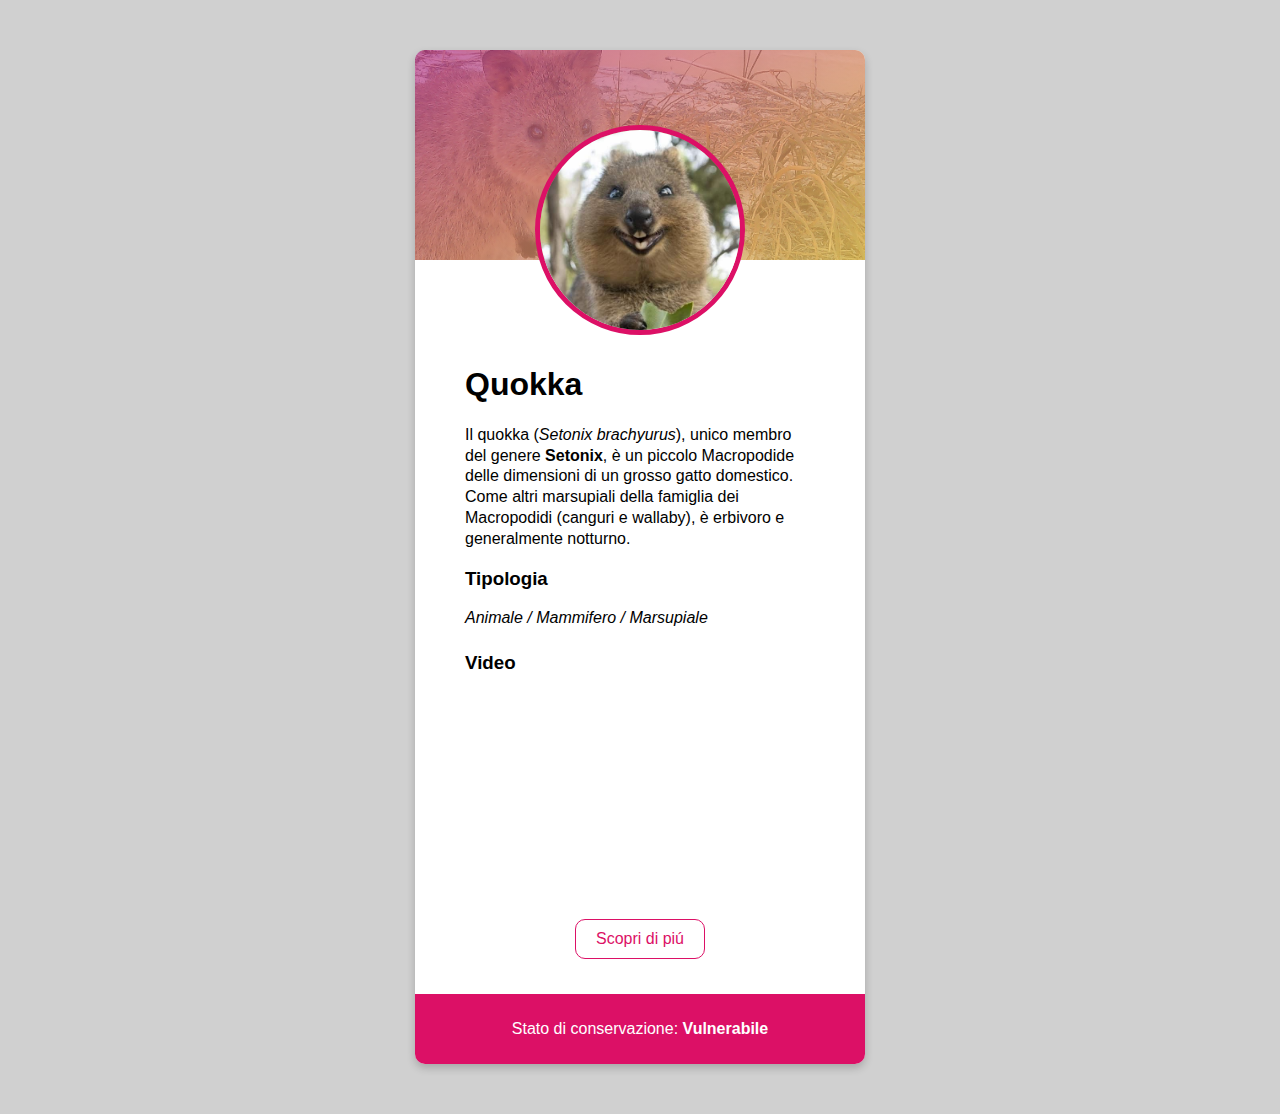
<file: Animal-Card/index.html>
<!DOCTYPE html>
<html lang="en">
<head>
    <meta charset="UTF-8">
    <meta name="viewport" content="width=device-width, initial-scale=1.0">
    <title>Document</title>
    <link rel="stylesheet" href="style.css">
</head>
<body>
    <div class="card">
        <!--<img src="img/quokka-header.jpg" alt="quokka">-->
        <div class="card-header">
            <img src="img/quokka-profile.jpg" alt="quokka profile picture">
        </div>
        <div class="card-body">
            <h1>Quokka</h1>
            <p>
                Il quokka (<cite>Setonix brachyurus</cite>), unico membro del genere
                <strong>Setonix</strong>, è un piccolo Macropodide delle dimensioni di
                un grosso gatto domestico. Come altri marsupiali della famiglia dei
                Macropodidi (canguri e wallaby), è erbivoro e generalmente notturno.
            </p>
            <section>
                <h3>Tipologia</h3>
                <ul>
                    <li>Animale</li>
                    <li>Mammifero</li>
                    <li>Marsupiale</li>
                </ul>
            </section>
            <section class="video-container">
                <h3>Video</h3>
                <iframe
                    src="https://www.youtube.com/embed/zFO-0AlgSDI"
                    title="YouTube video player"
                    frameborder="0"
                    allow="accelerometer; autoplay; clipboard-write;        encrypted-media; gyroscope; picture-in-picture"
                    allowfullscreen
                ></iframe>
            </section>
            <div class="link-container">
                <a href="https://it.wikipedia.org/wiki/Setonix_brachyurus" target="_blank">
                    Scopri di piú
                </a>
            </div>
        </div>
        <div class="card-footer">
            <p>Stato di conservazione: <strong>Vulnerabile</strong></p>
        </div>
    </div>
</body>
</html>
</file>
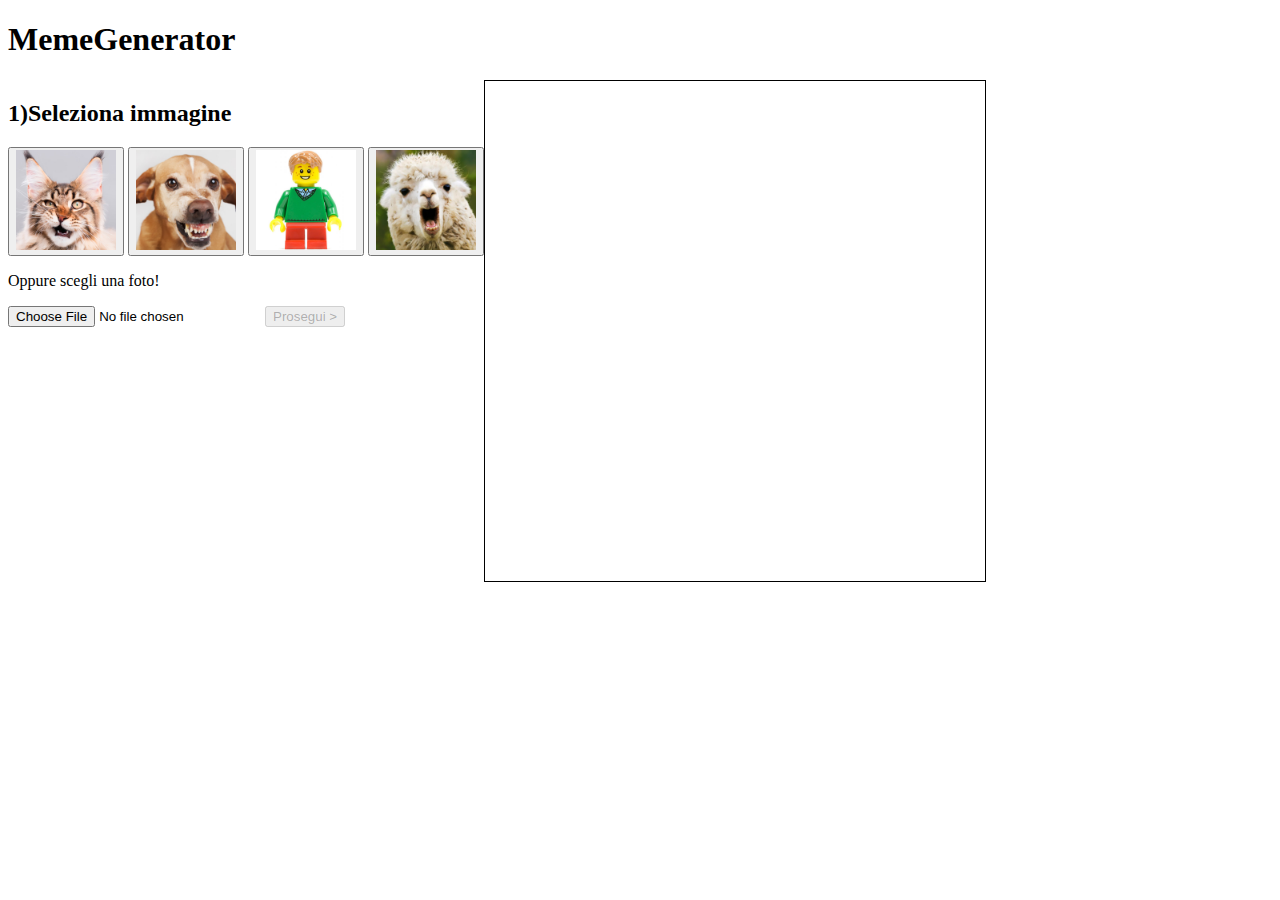
<file: Meme generator/index.html>
<!DOCTYPE html>
<html lang="en">
<head>
    <meta charset="UTF-8">
    <meta name="viewport" content="width=device-width, initial-scale=1.0">
    <title>MemeGenerator</title>
    <link rel="stylesheet" href="style.css">
    <script src="script.js" defer></script>
</head>
<body>
    <header>
        <h1>MemeGenerator</h1>
      </header>
      <main>
        <section>
          <article id="image-selection">
            <h2>1)Seleziona immagine</h2>
            <button>
              <img src="img/cat.jpg" alt="">
            </button>
            <button>
              <img src="img/dog.jpg" alt="">
            </button>
            <button>
              <img src="img/lego.jpg" alt="">
            </button>
            <button> 
              <img src="img/llama.jpg" alt="">
            </button>
            <p>Oppure scegli una foto!</p>
            <input type="file" id="file-upload">
            <button id="forward" disabled>Prosegui ></button>
          </article>
          <article id="text-selection">
            <h2>2)Inserisci il testo!</h2>
            <span>Scritta superiore:</span><br/>
            <input type="text" id="top-line"><br/>
            <span>Scritta inferiore:</span><br/>
            <input type="text" id="bottom-line">
            <a id="download" download="meme.jpg">Download</a>
            <button id="back" disabled>< Indietro</button>
          </article>
        </section>
        <canvas id="canvas" width="500" height="500"></canvas>
      </main>
</body>
</html>
</file>
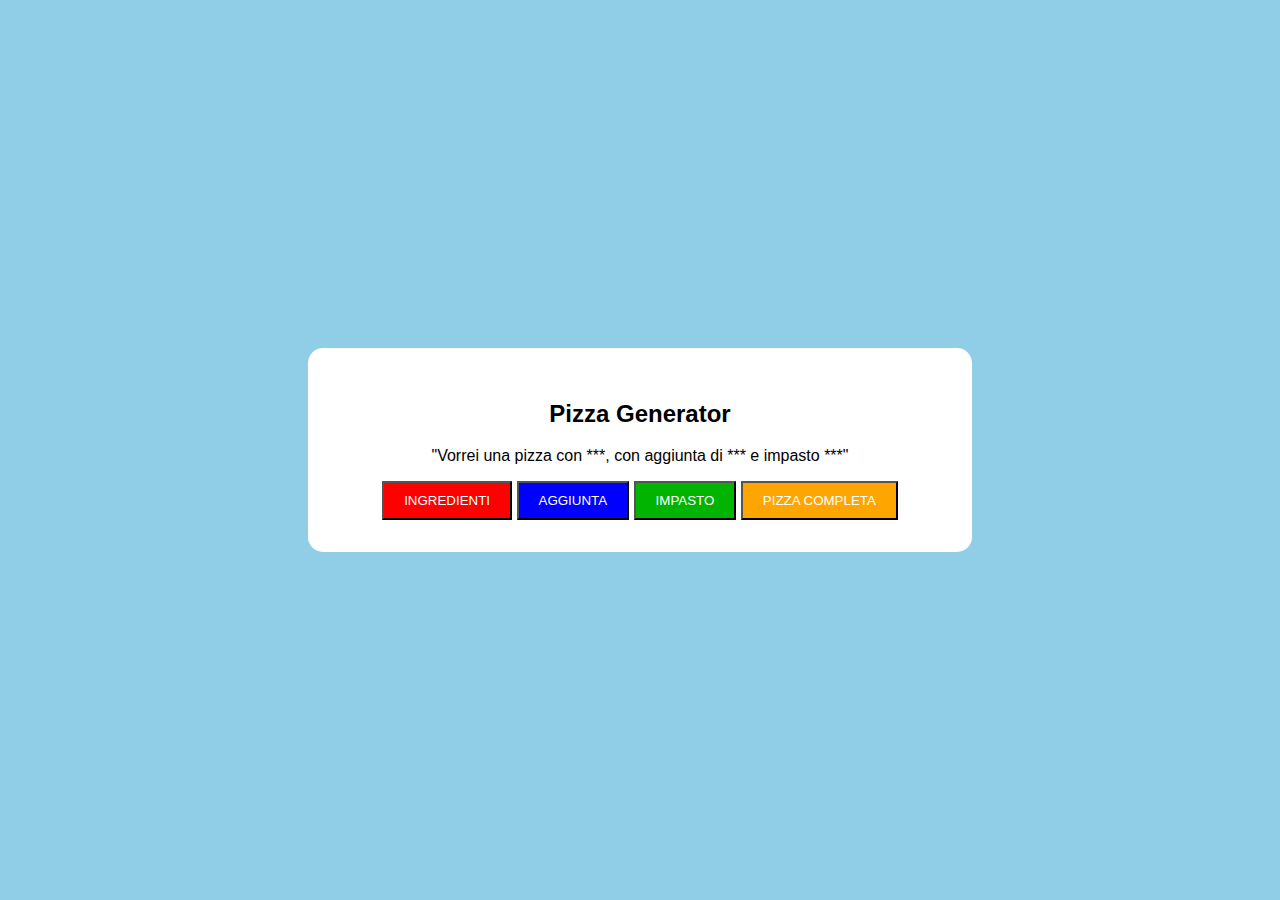
<file: Pizza-Generator/index.html>
<!DOCTYPE html>
<html lang="en">
<head>
    <meta charset="UTF-8">
    <meta name="viewport" content="width=device-width, initial-scale=1.0">
    <title>Pizza Generator</title>
    <link rel="stylesheet" href="style.css">
    <script src="script.js" defer></script>
</head>
<body>
    <main>
        <h2>Pizza Generator</h2>
        <p>"Vorrei una pizza con <span id="ingredienti">***</span>, con aggiunta di <span id="aggiunta">***</span> e impasto <span id="impasto">***</span>"</p>
        <div class="btn-container">
            <button class="btn btn-red" id="btn-ingredienti" onclick="generaIngredienti()">
            Ingredienti</button>
            <button class="btn btn-blue" onclick="generaAggiunta()">Aggiunta</button>
            <button class="btn btn-green" onclick="generaImpasto()">Impasto</button>
            <button class="btn btn-orange" onclick="generaTutto()">Pizza Completa</button>
        </div>
    </main>
</body>
</html>
</file>
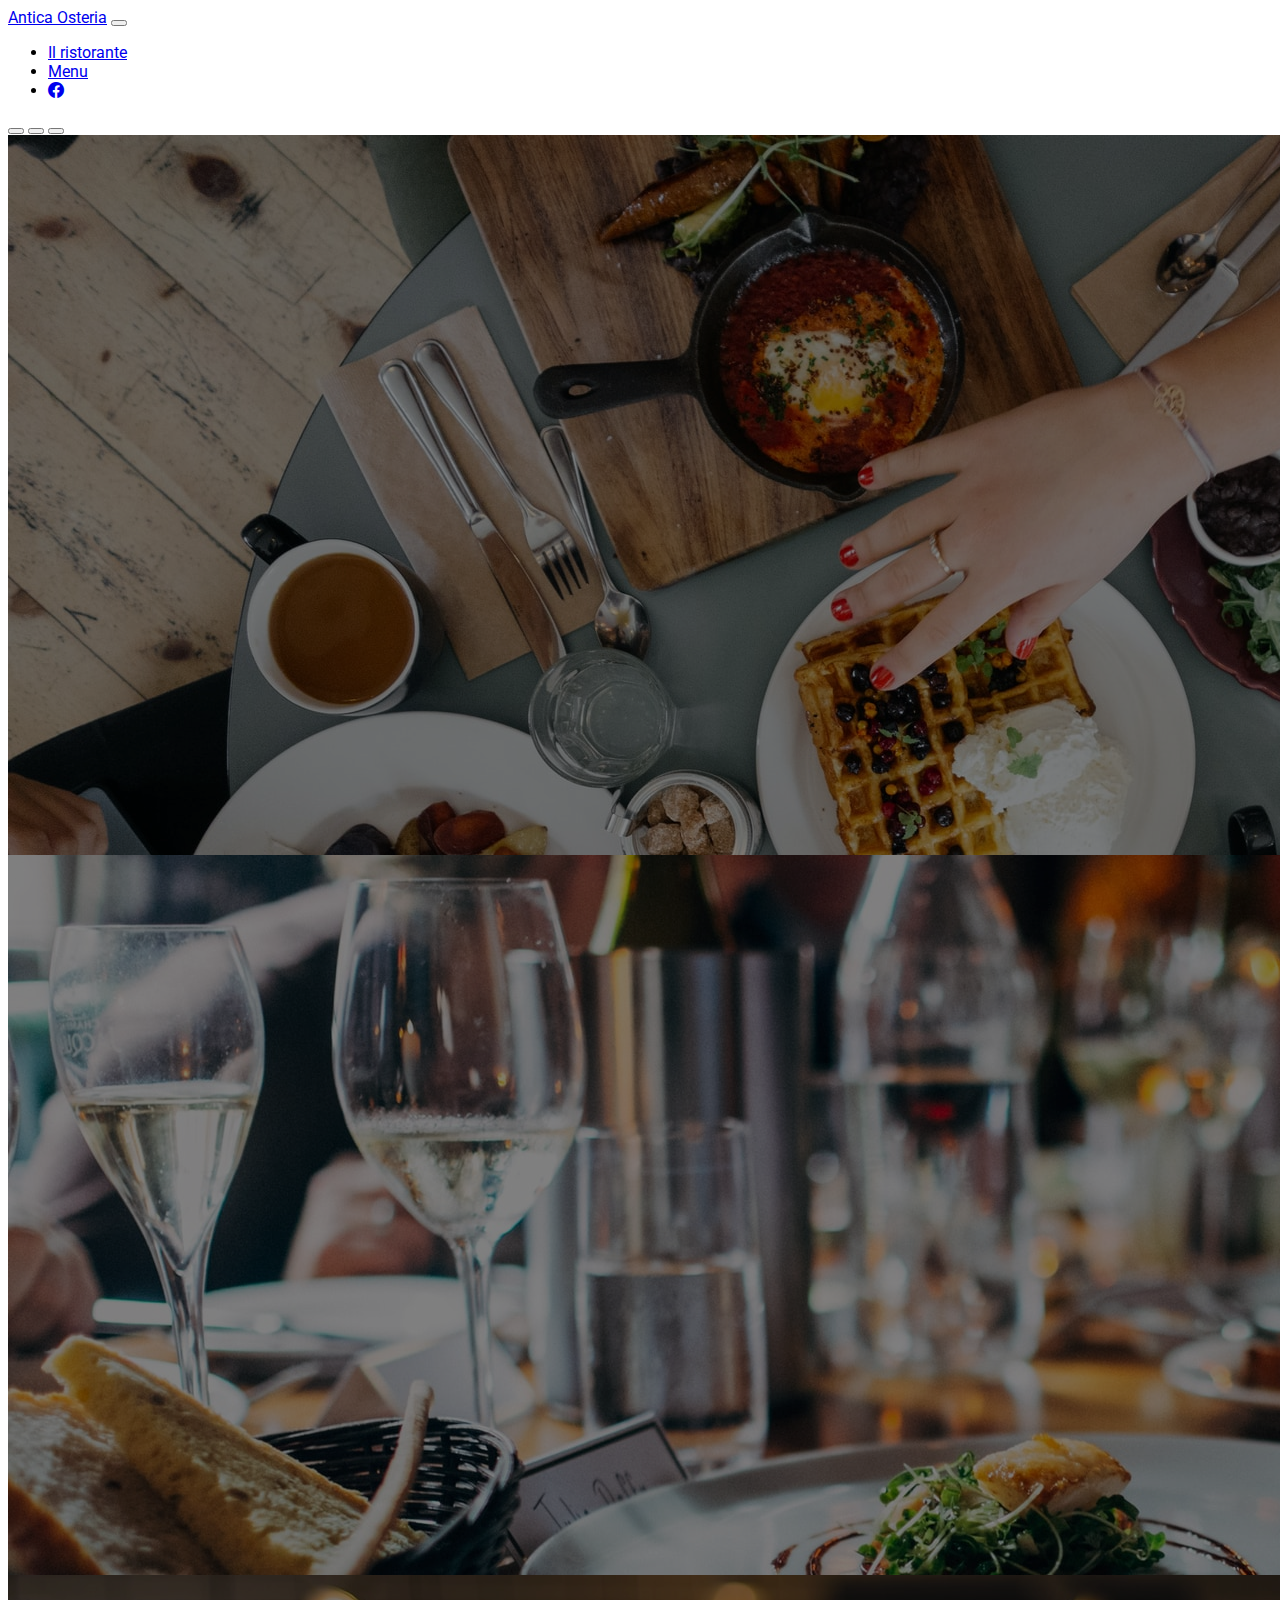
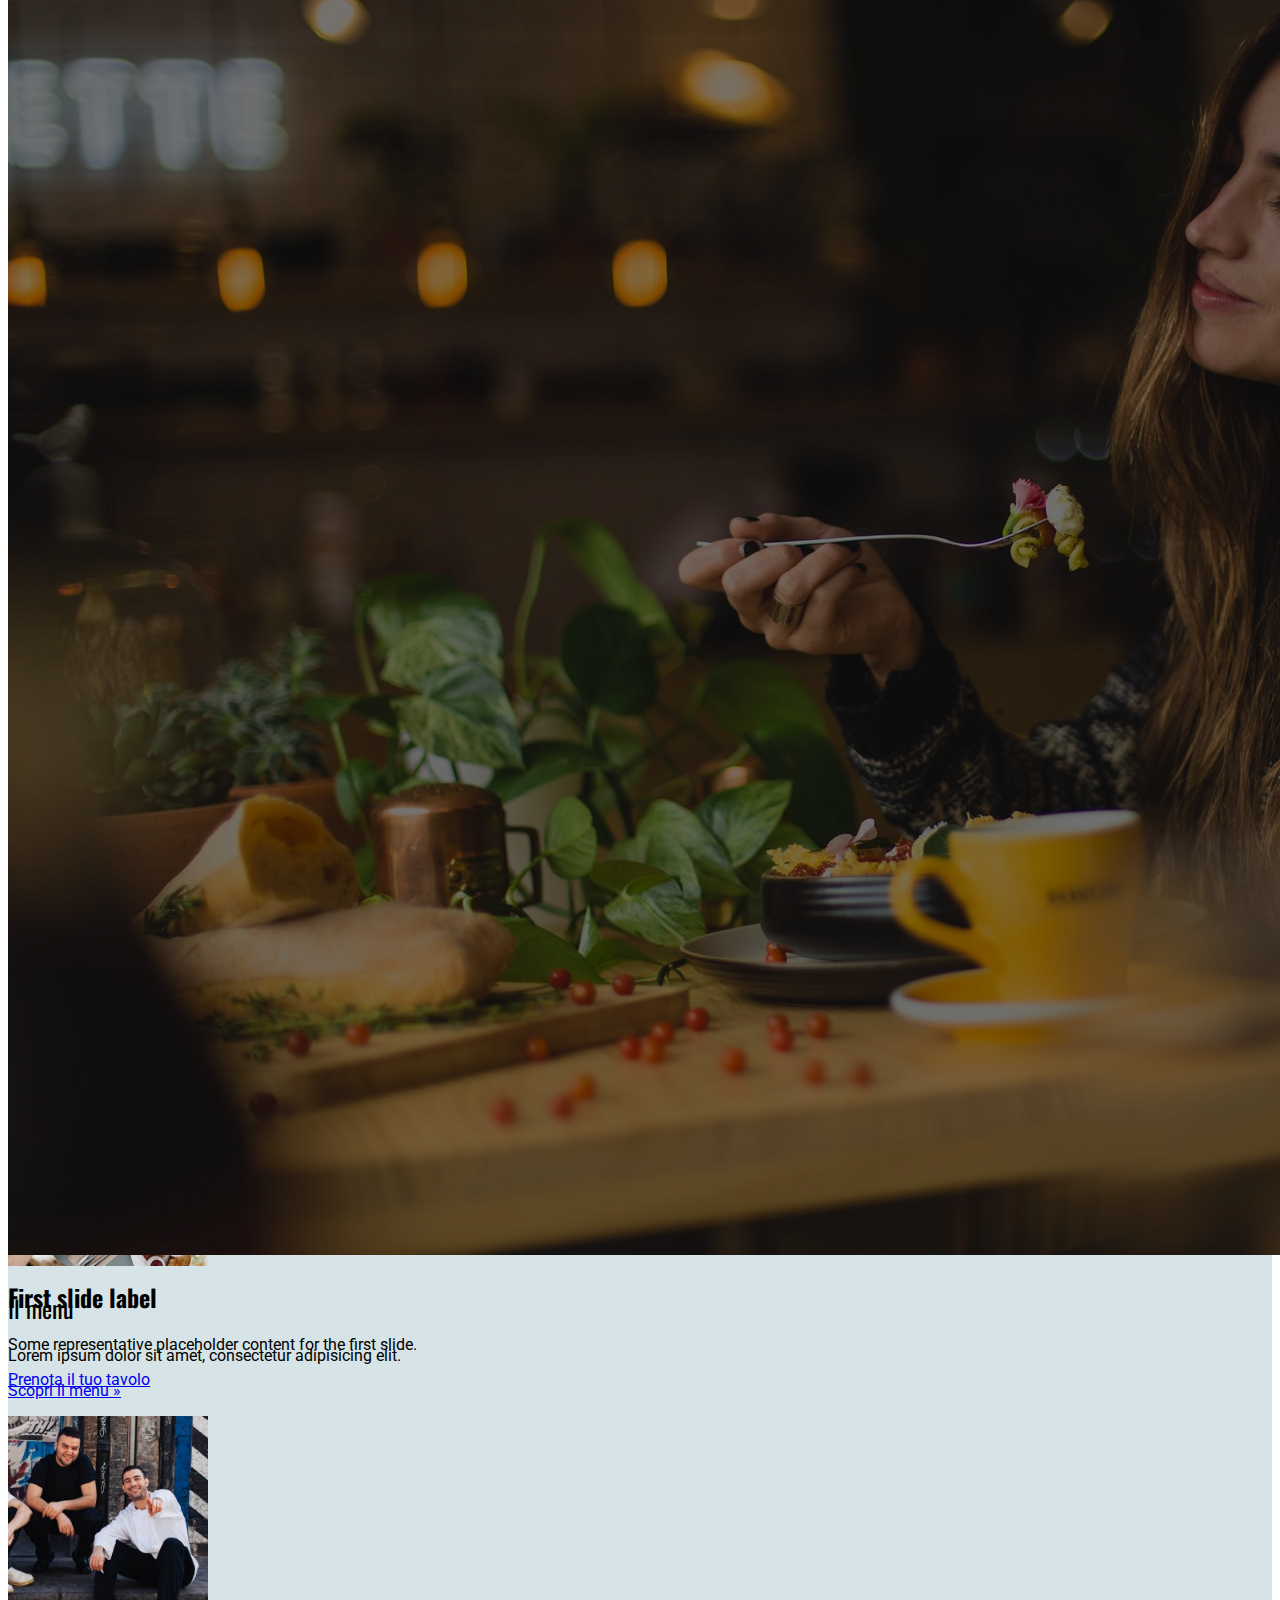
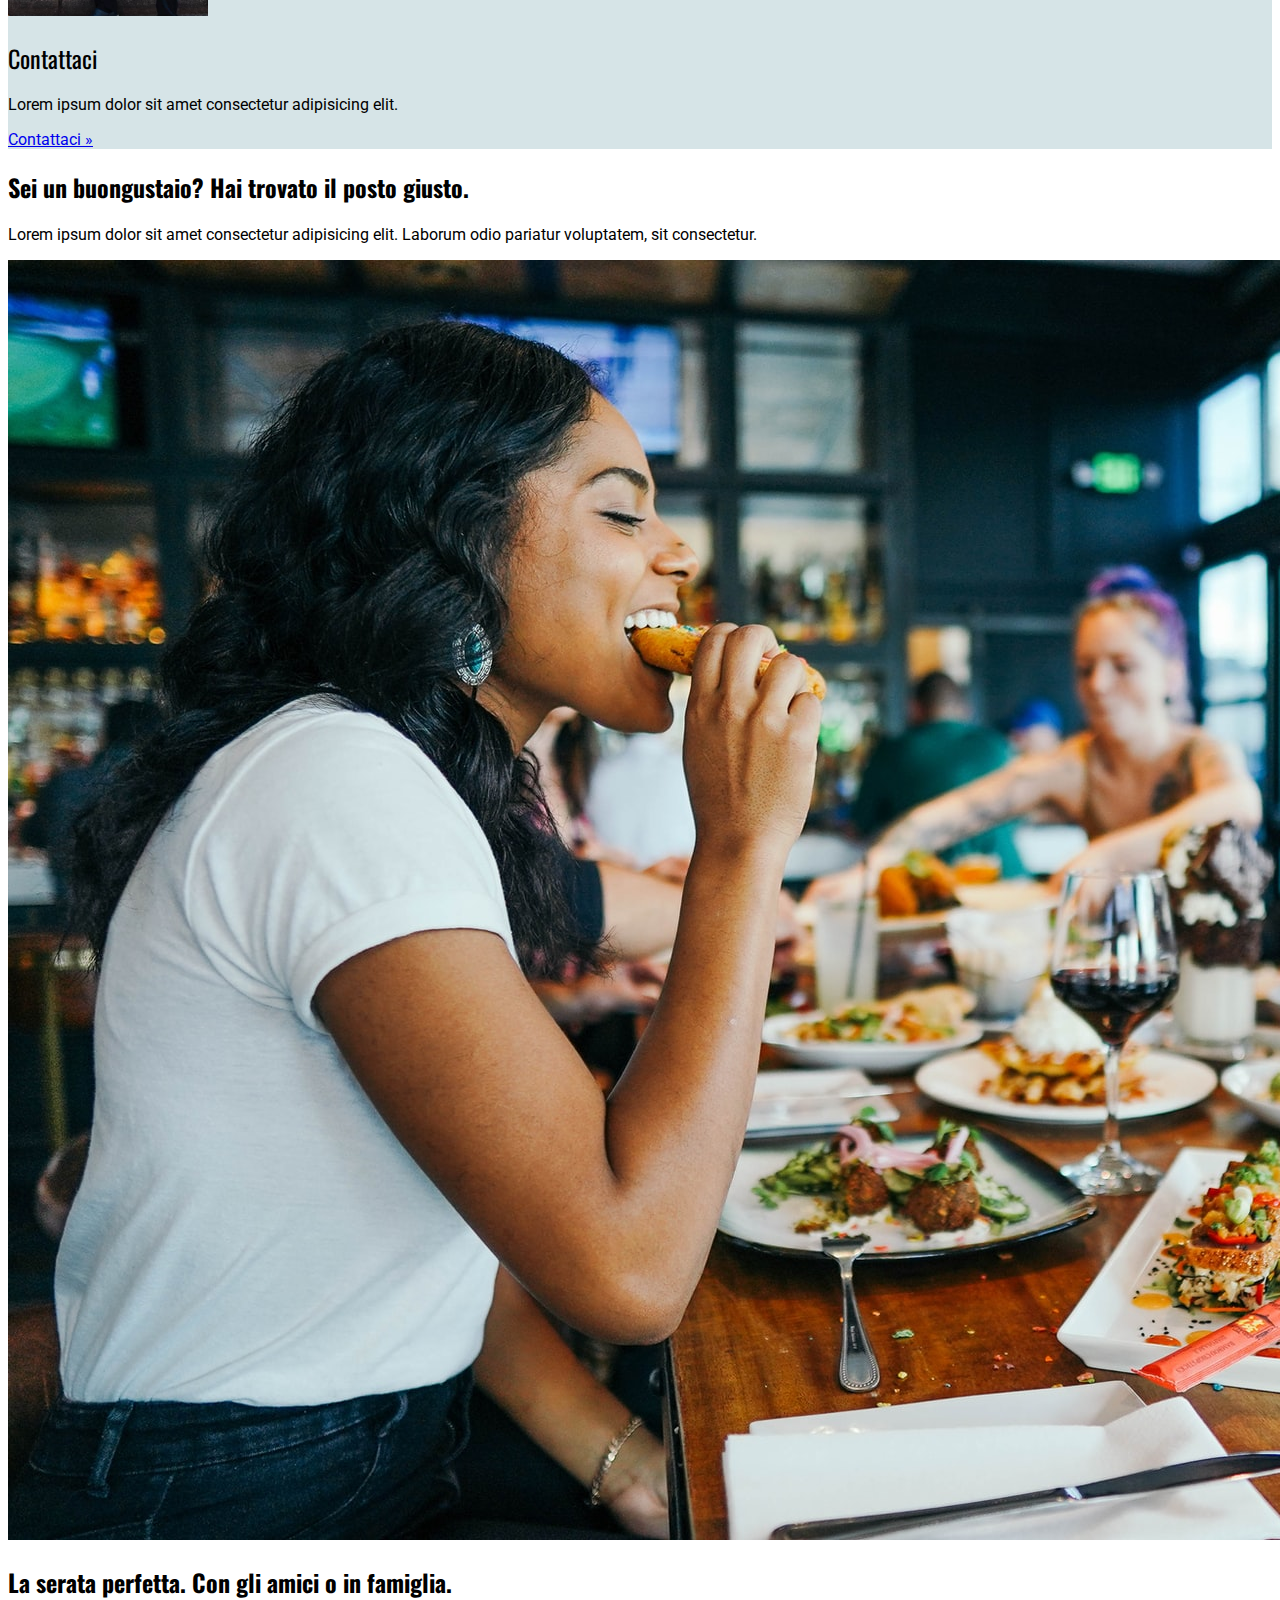
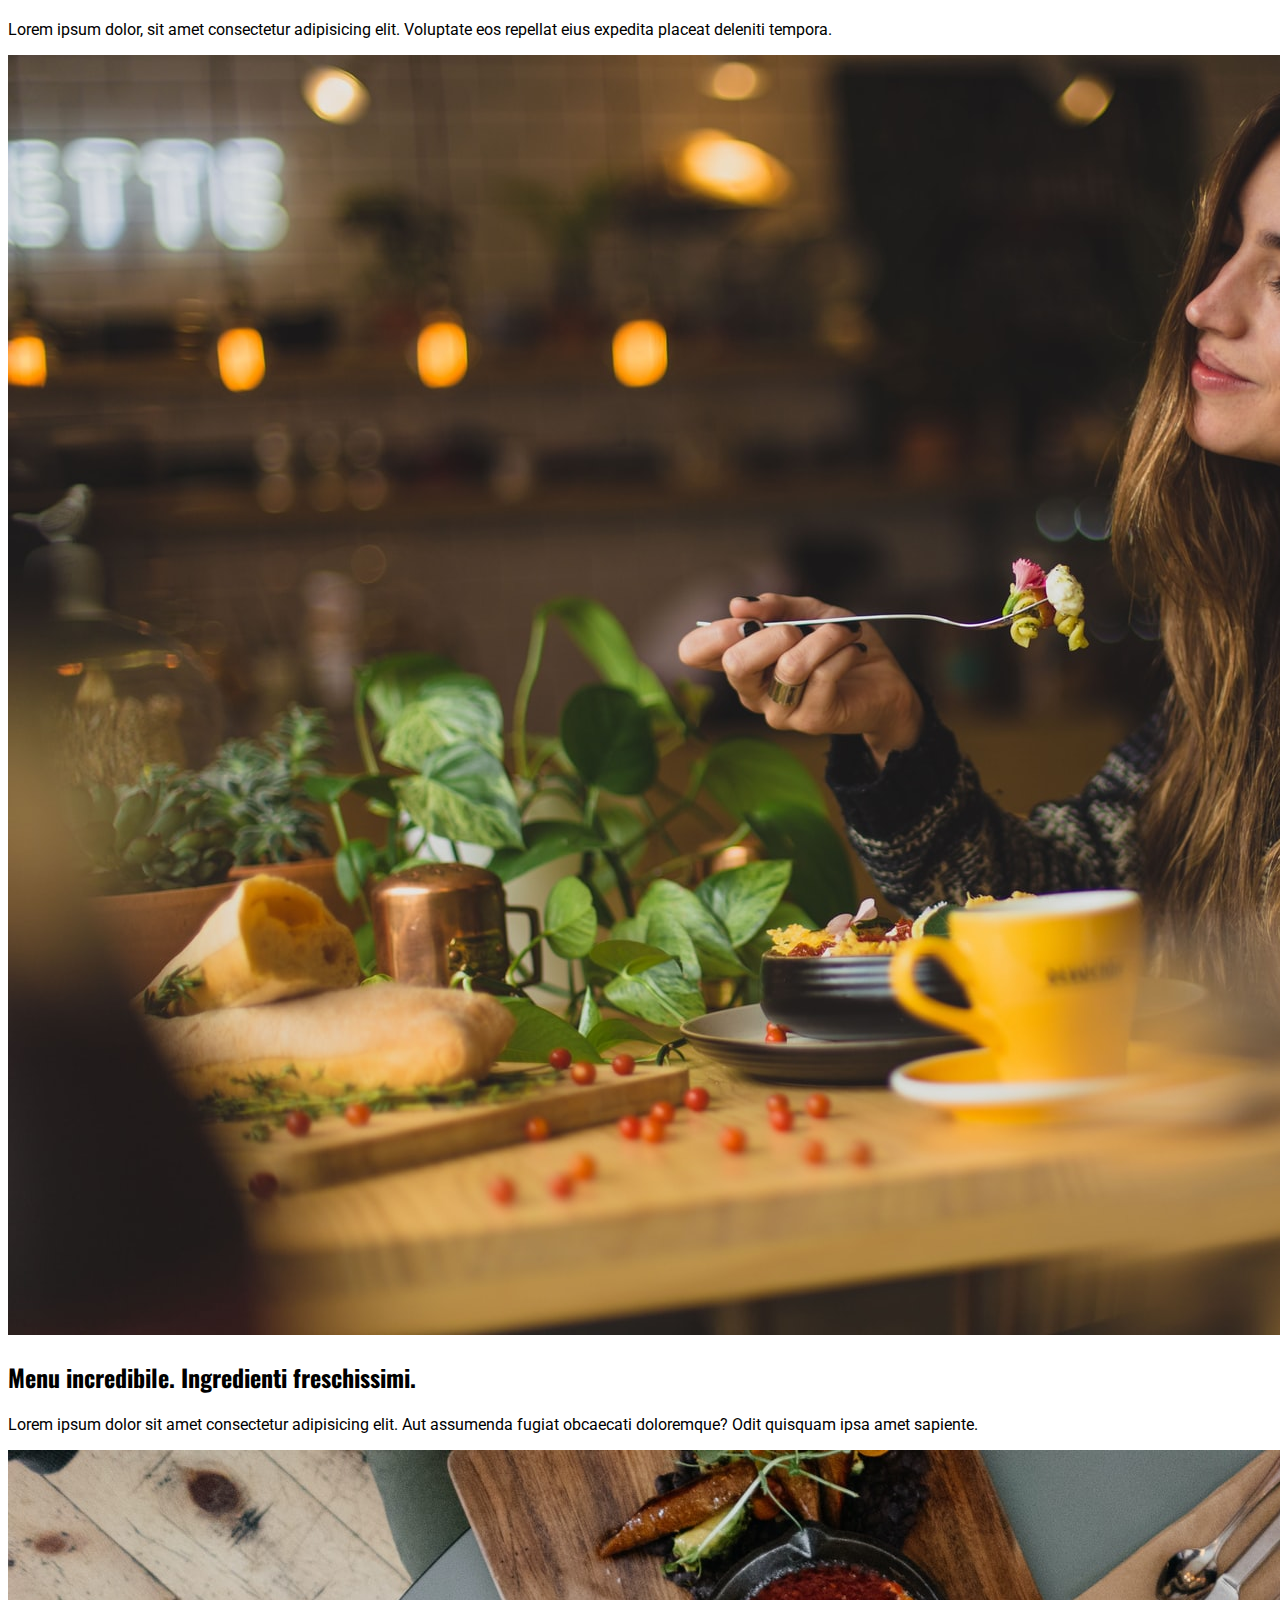
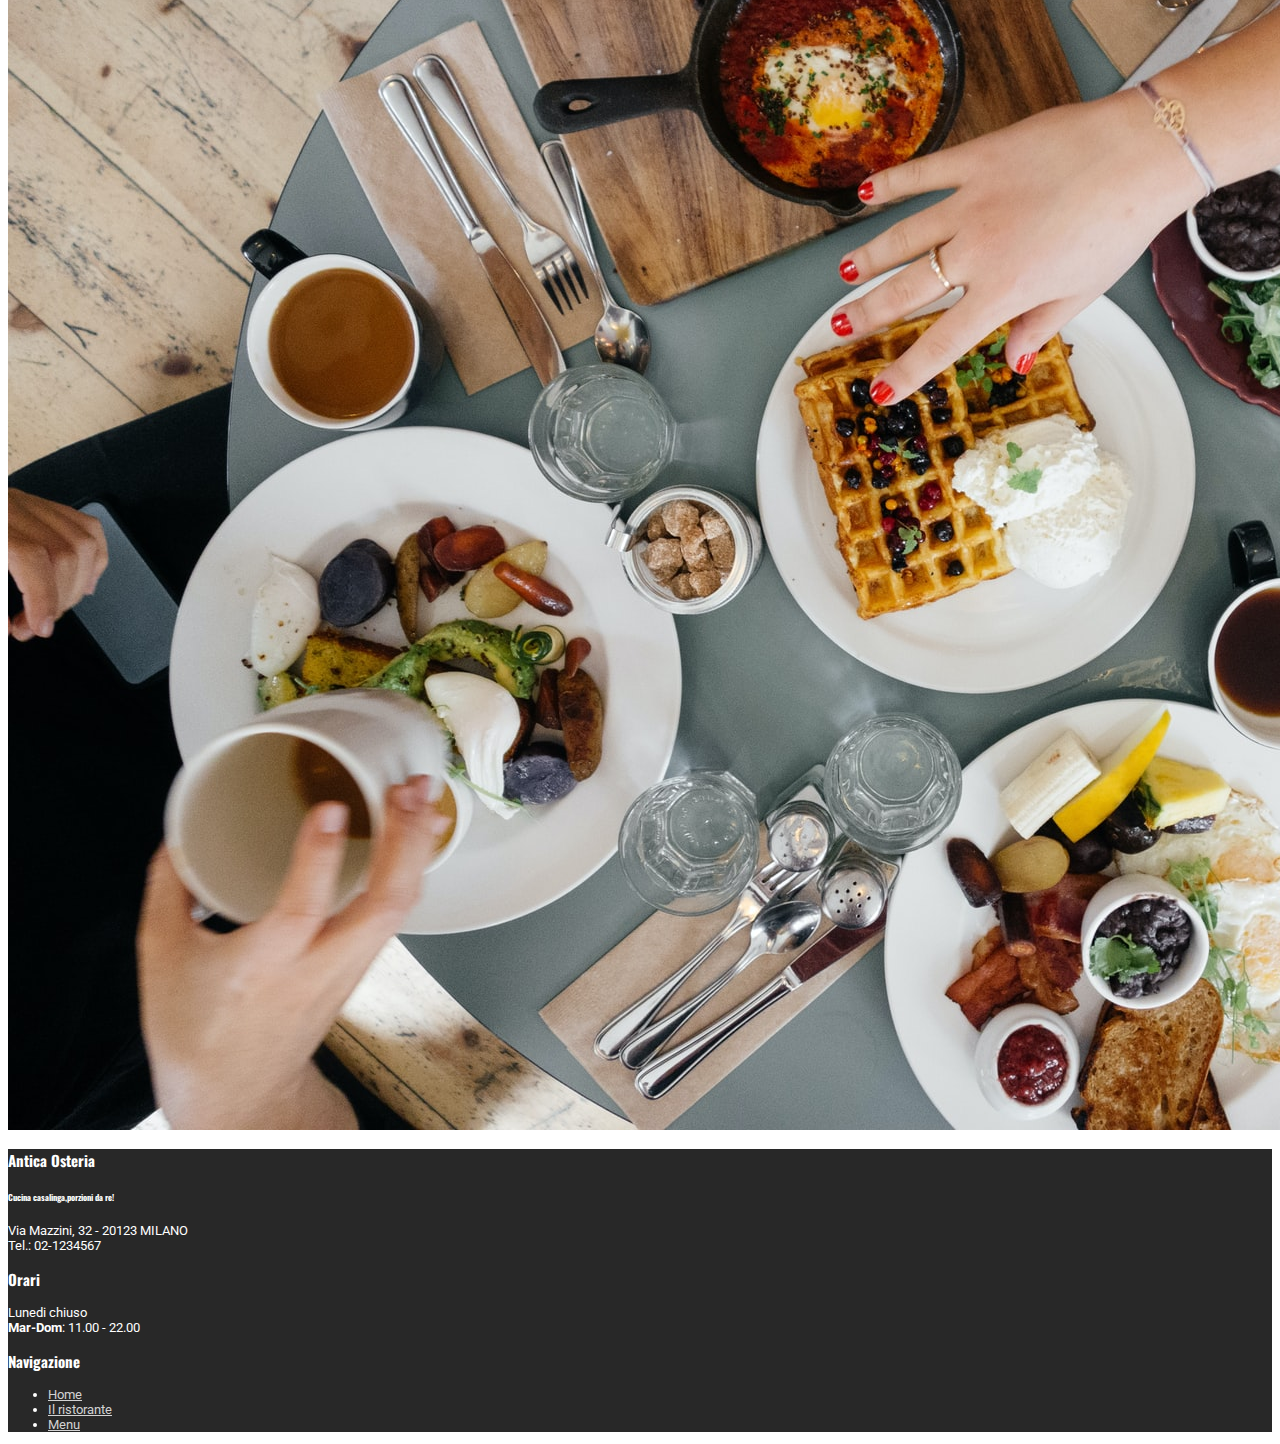
<file: Restaurant/index.html>
<!DOCTYPE html>
<html lang="en">
<head>
    <meta charset="UTF-8">
    <meta name="viewport" content="width=device-width, initial-scale=1.0">
    <meta name="description" content="">
    <title>Restaurant Antica Osteria</title>
    <link href="https://cdn.jsdelivr.net/npm/bootstrap@5.2.0/dist/css/bootstrap.min.css" rel="stylesheet" integrity="sha384-gH2yIJqKdNHPEq0n4Mqa/HGKIhSkIHeL5AyhkYV8i59U5AR6csBvApHHNl/vI1Bx" crossorigin="anonymous">
    <link rel="stylesheet" href="style/style.css">
</head>
<body>
    <!-- ///// HEADER ///// -->
     <header class="mb-5">
        <nav class="navbar fixed-top navbar-expand-sm navbar-dark bg-dark">
            <div class="container-fluid">
                <a class="navbar-brand" href="#">Antica Osteria</a>
                <button class="navbar-toggler" type="button" data-bs-toggle="collapse" data-bs-target="#navbarSupportedContent" aria-controls="navbarSupportedContent" aria-expanded="false" aria-label="Toggle navigation">
                    <span class="navbar-toggler-icon"></span>
                </button>
                <div class="collapse navbar-collapse" id="navbarSupportedContent">
                    <ul class="navbar-nav ms-auto mb-2 mb-lg-0 align-items-center gap-3">
                        <li class="nav-item">
                            <a class="nav-link" aria-current="page" href="about.html">Il ristorante</a>
                        </li>
                        <li class="nav-item">
                            <a class="nav-link" href="menu.html">Menu</a>
                        </li>
                        <li class="nav-item">
                            <a href="#">
                                <i class="bi bi-facebook text-white"></i>
                            </a>
                        </li>
                    </ul>
                </div>
            </div>
        </nav>
     </header>

     <main>
        <!-- ///// SLIDESHOW ///// -->
        <div id="carouselExampleCaptions" class="carousel slide" data-bs-ride="false">
            <div class="carousel-indicators">
              <button type="button" data-bs-target="#carouselExampleCaptions" data-bs-slide-to="0" class="active" aria-current="true" aria-label="Slide 1"></button>
              <button type="button" data-bs-target="#carouselExampleCaptions" data-bs-slide-to="1" aria-label="Slide 2"></button>
              <button type="button" data-bs-target="#carouselExampleCaptions" data-bs-slide-to="2" aria-label="Slide 3"></button>
            </div>
            <div class="carousel-inner">
              <div class="carousel-item active">
                <img src="img/dishes.jpg" class="w-100 h-100" alt="...">
                <div class="carousel-caption text-start h-100 d-flex flex-column justify-content-center">
                  <h2 class="display-1">Cucina casalinga</h2>
                  <p class="text-uppercase">Il miglior guanciale della città</p>
                  <a href="#" class="btn btn-primary align-self-start">Prenota il tuo tavolo</a>
                </div>
              </div>
              <div class="carousel-item">
                <img src="img/restaurant-background.jpg" class="w-100 h-100" alt="...">
                <div class="carousel-caption text-start h-100 d-flex flex-column justify-content-center">
                  <h2 class="display-1">First slide label</h2>
                  <p class="text-uppercase">Some representative placeholder content for the first slide.</p>
                  <a href="#" class="btn btn-primary align-self-start">Prenota il tuo tavolo</a>
                </div>
              </div>
              <div class="carousel-item">
                <img src="img/people-2.jpg" class="w-100 h-100" alt="...">
                <div class="carousel-caption text-start h-100 d-flex flex-column justify-content-center">
                  <h2 class="display-1">First slide label</h2>
                  <p class="text-uppercase">Some representative placeholder content for the first slide.</p>
                  <a href="#" class="btn btn-primary align-self-start">Prenota il tuo tavolo</a>
                </div>
              </div>
            </div>
            <button class="carousel-control-prev" type="button" data-bs-target="#carouselExampleCaptions" data-bs-slide="prev">
              <span class="carousel-control-prev-icon" aria-hidden="true"></span>
              <span class="visually-hidden">Previous</span>
            </button>
            <button class="carousel-control-next" type="button" data-bs-target="#carouselExampleCaptions" data-bs-slide="next">
              <span class="carousel-control-next-icon" aria-hidden="true"></span>
              <span class="visually-hidden">Next</span>
            </button>
          </div>

        <!-- ///// RISTORANTE - MENU - CONTATTACI ///// -->
        <section class="py-5 features">
            <div class="container">
                <div class="row justify-content-around">
                    <div class="col-sm-6 col-lg-4 text-center px-5">
                        <img src="img/people-square.jpg" class="img-fluid rounded-circle resized">
                        <h2 class="mt-4">Il ristorante</h2>
                        <p>Lorem ipsum dolor sit amet consectetur adipisicing elit.</p>
                        <p>
                            <a class="btn btn-secondary" href="#">Il ristorante &raquo;</a>
                        </p>
                    </div>
                    <div class="col-sm-6 col-lg-4 text-center px-5">
                        <img src="img/dishes-square.jpg" class="img-fluid rounded-circle resized">
                        <h2 class="mt-4">Il menu</h2>
                        <p>Lorem ipsum dolor sit amet, consectetur adipisicing elit.</p>
                        <p>
                            <a class="btn btn-secondary" href="#">Scopri il menu &raquo;</a>
                        </p>
                    </div>
                    <div class="col-sm-6 col-lg-4 text-center px-5">
                        <img src="img/staff-square.jpg" class="img-fluid rounded-circle resized">
                        <h2 class="mt-4">Contattaci</h2>
                        <p>Lorem ipsum dolor sit amet consectetur adipisicing elit.</p>
                        <p>
                            <a class="btn btn-secondary" href="#">Contattaci &raquo;</a>
                        </p>
                    </div>
                </div>
            </div>
        </section>

        <!-- ///// TESTI DESCRITTIVI ///// -->
        <div class="container-fluid">
            <div class="row">
                <div class="col-md-6 p-0">
                    <div class="text-container p-5 p-md-2 p-lg-5 d-flex justify-content-center flex-column h-100">
                        <h2>
                            Sei un buongustaio?
                            <span class="text-muted">Hai trovato il posto giusto.</span>
                        </h2>
                        <p>
                            Lorem ipsum dolor sit amet consectetur adipisicing elit. Laborum odio pariatur voluptatem, sit consectetur.
                        </p>
                    </div>
                </div>
                <div class="col-md-6 p-0">
                    <img src="img/people.jpg" class="img-fluid">
                </div>
            </div>

            <div class="row">
                <div class="col-md-6 order-md-2 p-0">
                    <div class="text-container p-5 p-md-2 p-lg-5 d-flex justify-content-center flex-column h-100">
                        <h2>
                            La serata perfetta.
                            <span class="text-muted">Con gli amici o in famiglia.</span>
                        </h2>
                        <p>
                            Lorem ipsum dolor, sit amet consectetur adipisicing elit. Voluptate eos repellat eius expedita placeat deleniti tempora.
                        </p>
                    </div>
                </div>
                <div class="col-md-6 order-md-1 p-0">
                    <img src="img/people-2.jpg" class="img-fluid">
                </div>
            </div>

            <div class="row">
                <div class="col-md-6 p-0">
                    <div class="text-container p-5 p-md-2 p-lg-5 d-flex justify-content-center flex-column h-100">
                        <h2>
                            Menu incredibile.
                            <span class="text-muted">Ingredienti freschissimi.</span>
                        </h2>
                       <p>
                        Lorem ipsum dolor sit amet consectetur adipisicing elit. Aut assumenda fugiat obcaecati doloremque? Odit quisquam ipsa amet sapiente.
                       </p>
                    </div>
                </div>
                <div class="col-md-6 p-0">
                    <img src="img/dishes.jpg" class="img-fluid">
                </div>
            </div>
        </div>
     </main>

     <!-- ///// FOOTER ///// -->
     <footer>
        <div class="container py-4 footer-link">
            <div class="row row-cols-2 row-cols-md-3">
                <div class="col">
                    <h3>Antica Osteria</h3>
                    <h6>Cucina casalinga,porzioni da re!</h6>
                    <p>
                        Via Mazzini, 32 - 20123 MILANO<br>
                        Tel.: 02-1234567
                    </p>
                </div>
                <div class="col">
                    <h3>Orari</h3>
                    <p>
                        Lunedi chiuso <br>
                        <strong>Mar-Dom</strong>: 11.00 - 22.00
                    </p>
                </div>
                <div class="col">
                    <h3>Navigazione</h3>
                    <ul class="navbar-nav me-auto mb-2 mb-md-0">
                        <li class="nav-item">
                            <a class="nav-link" aria-current="page" href="index.html">Home</a>
                        </li>
                        <li class="nav-item">
                            <a class="nav-link" href="about.html">Il ristorante</a>
                        </li>
                        <li class="nav-item">
                            <a class="nav-link" href="menu.html">Menu</a>
                        </li>
                    </ul>
                </div>
            </div>
        </div>
     </footer>


     <script src="https://cdn.jsdelivr.net/npm/bootstrap@5.2.0/dist/js/bootstrap.bundle.min.js" integrity="sha384-A3rJD856KowSb7dwlZdYEkO39Gagi7vIsF0jrRAoQmDKKtQBHUuLZ9AsSv4jD4Xa" crossorigin="anonymous"></script>
</body>
</html>
</file>
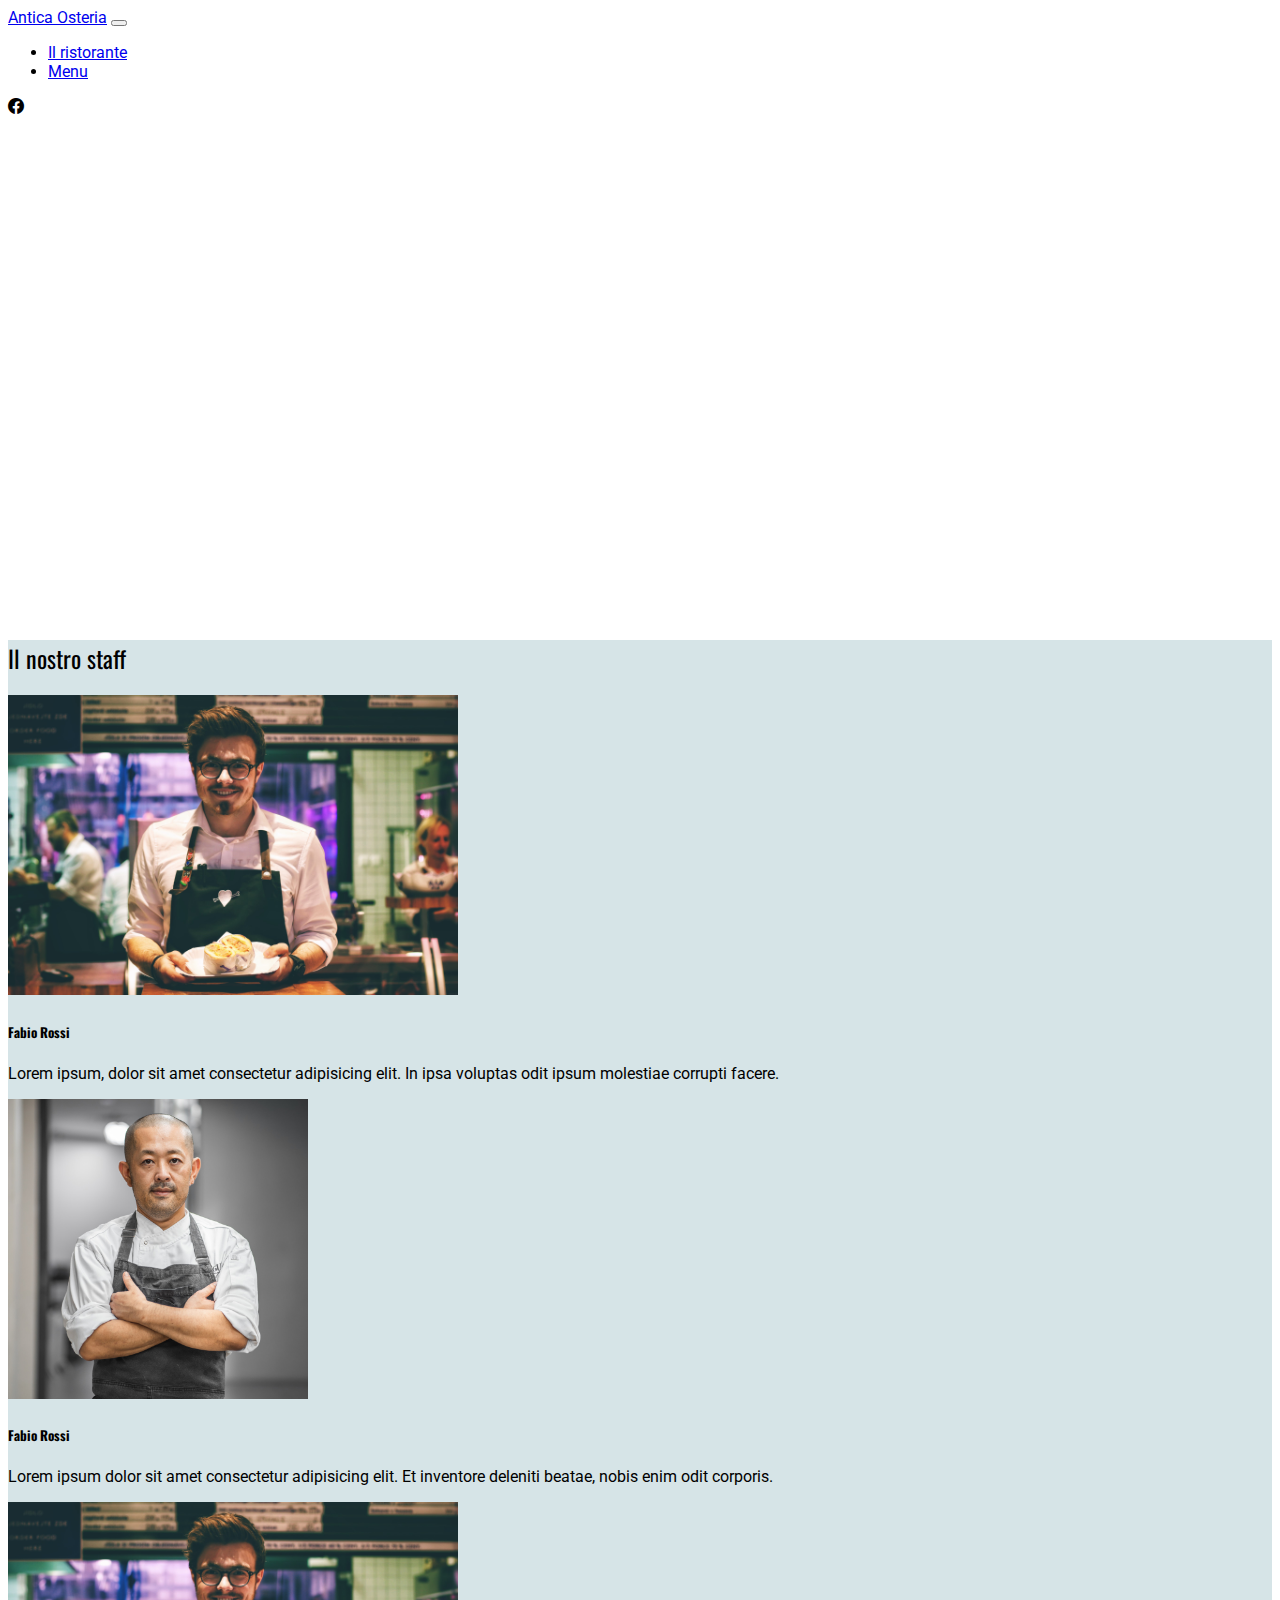
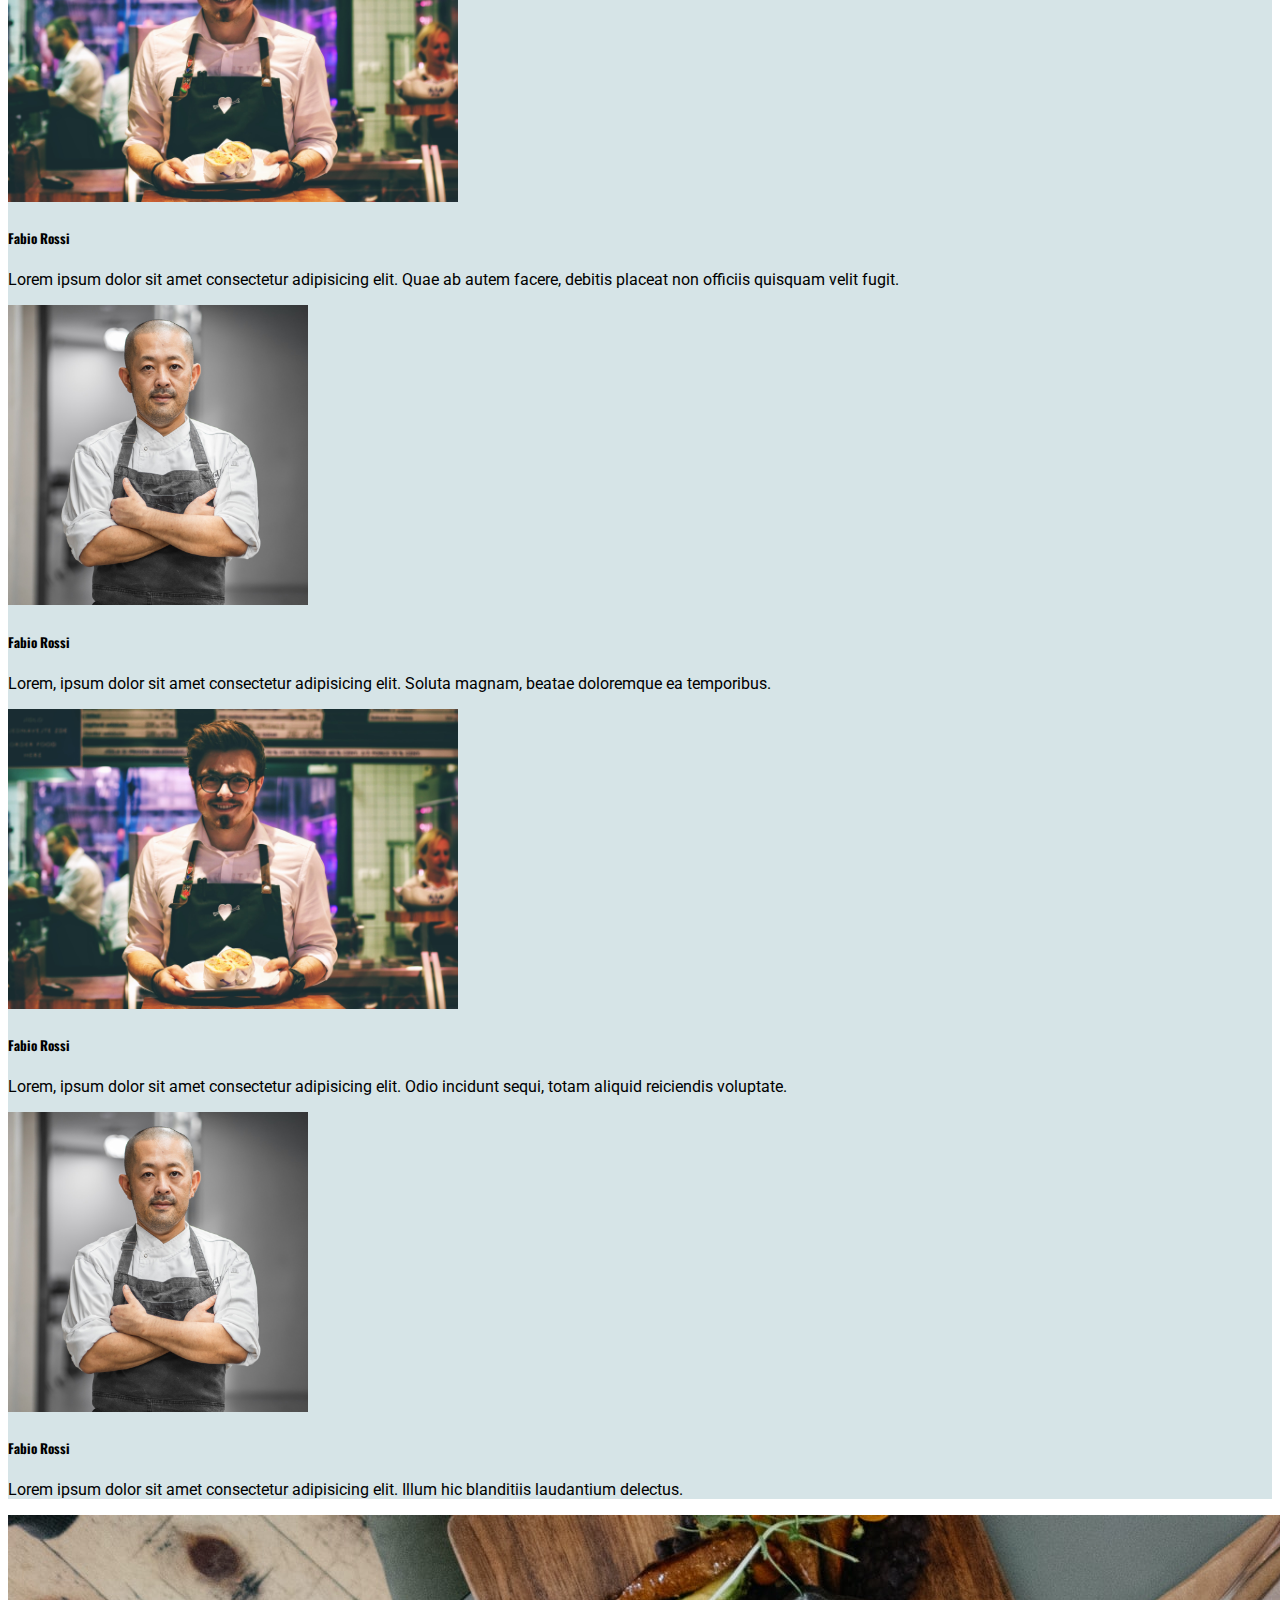
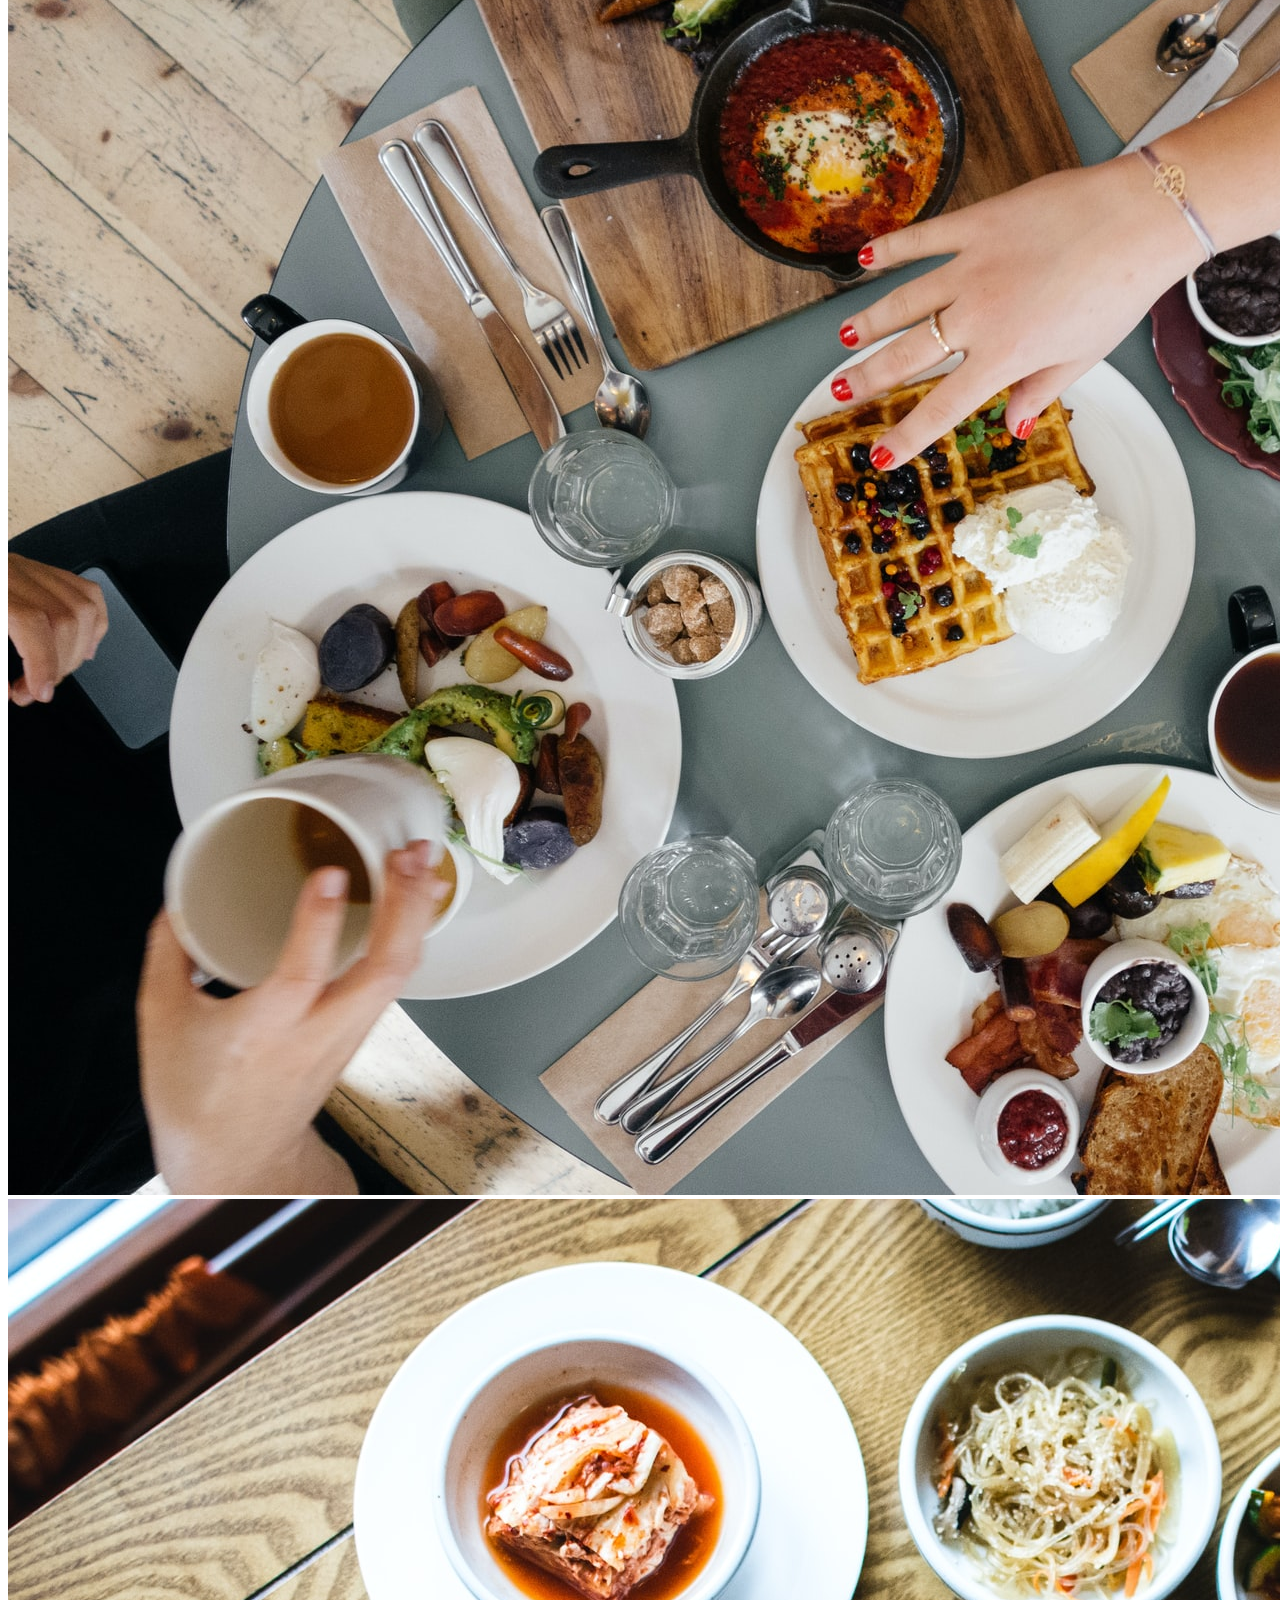
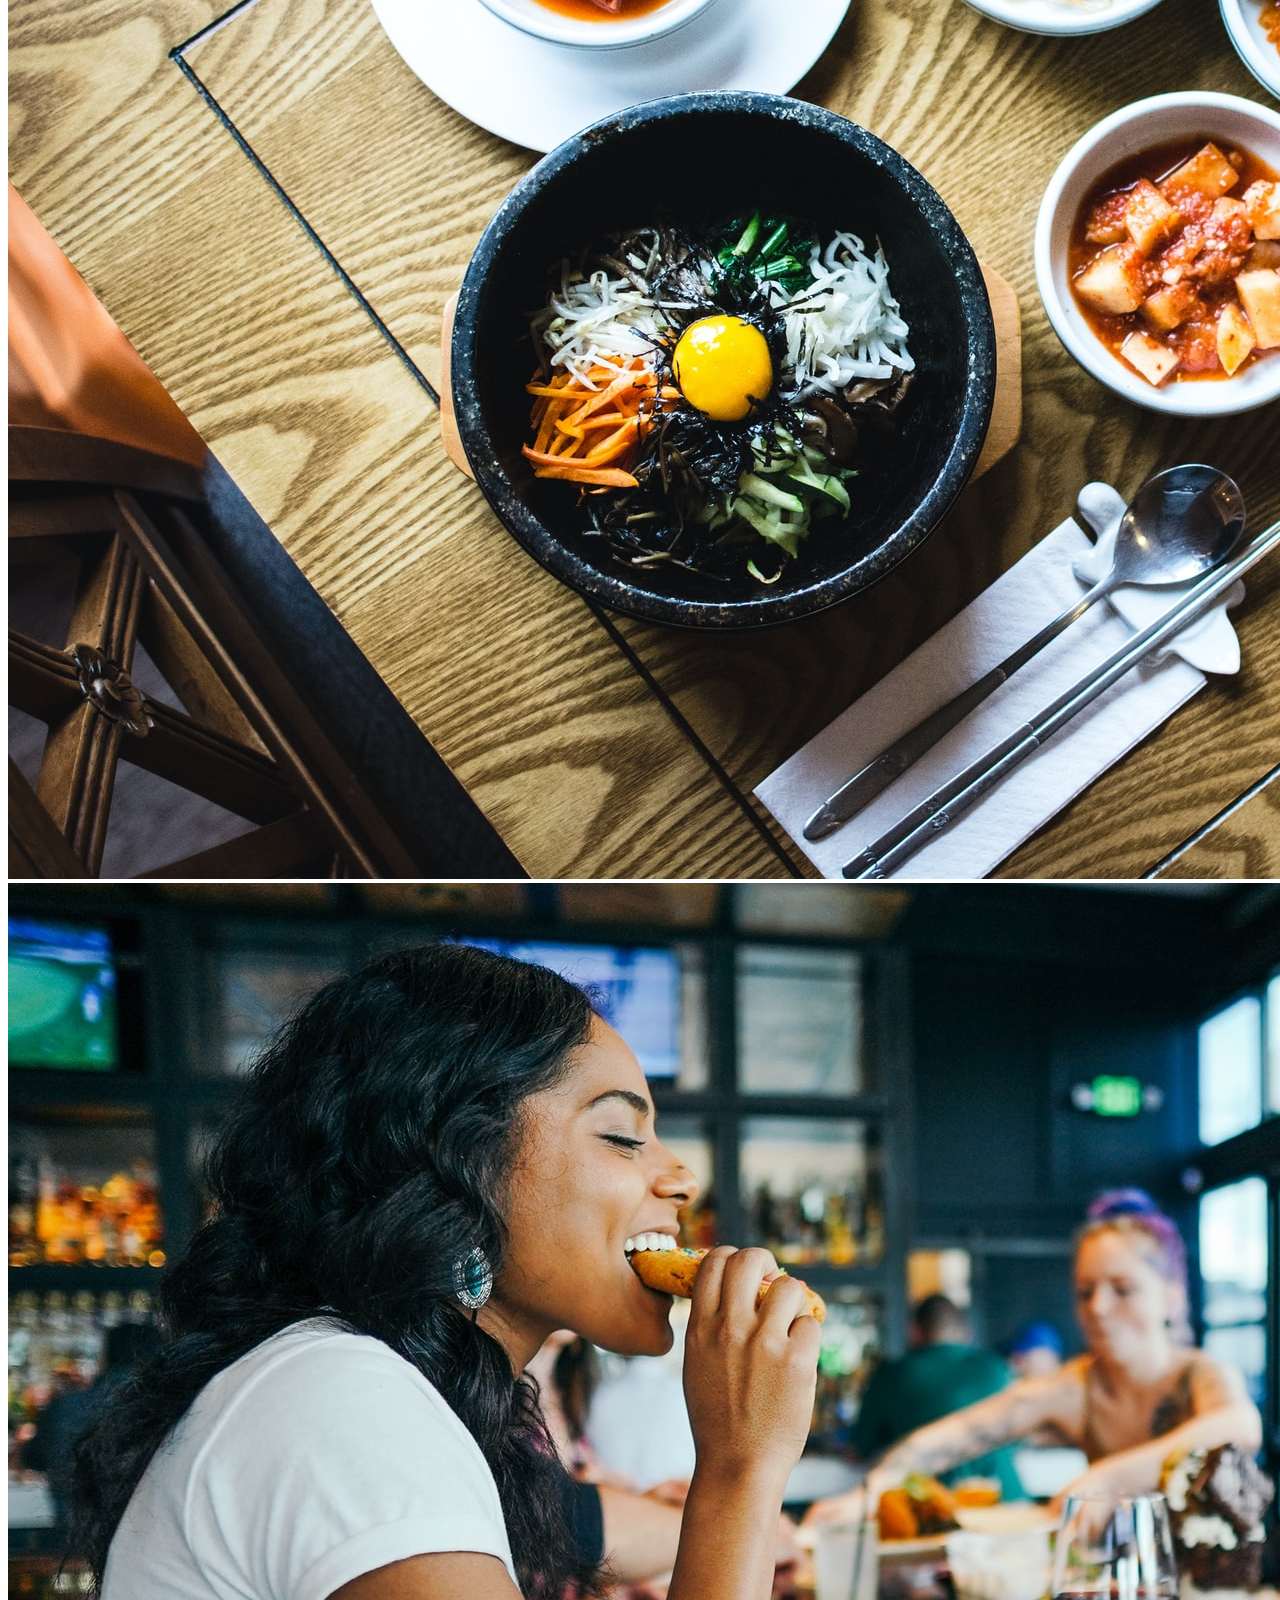
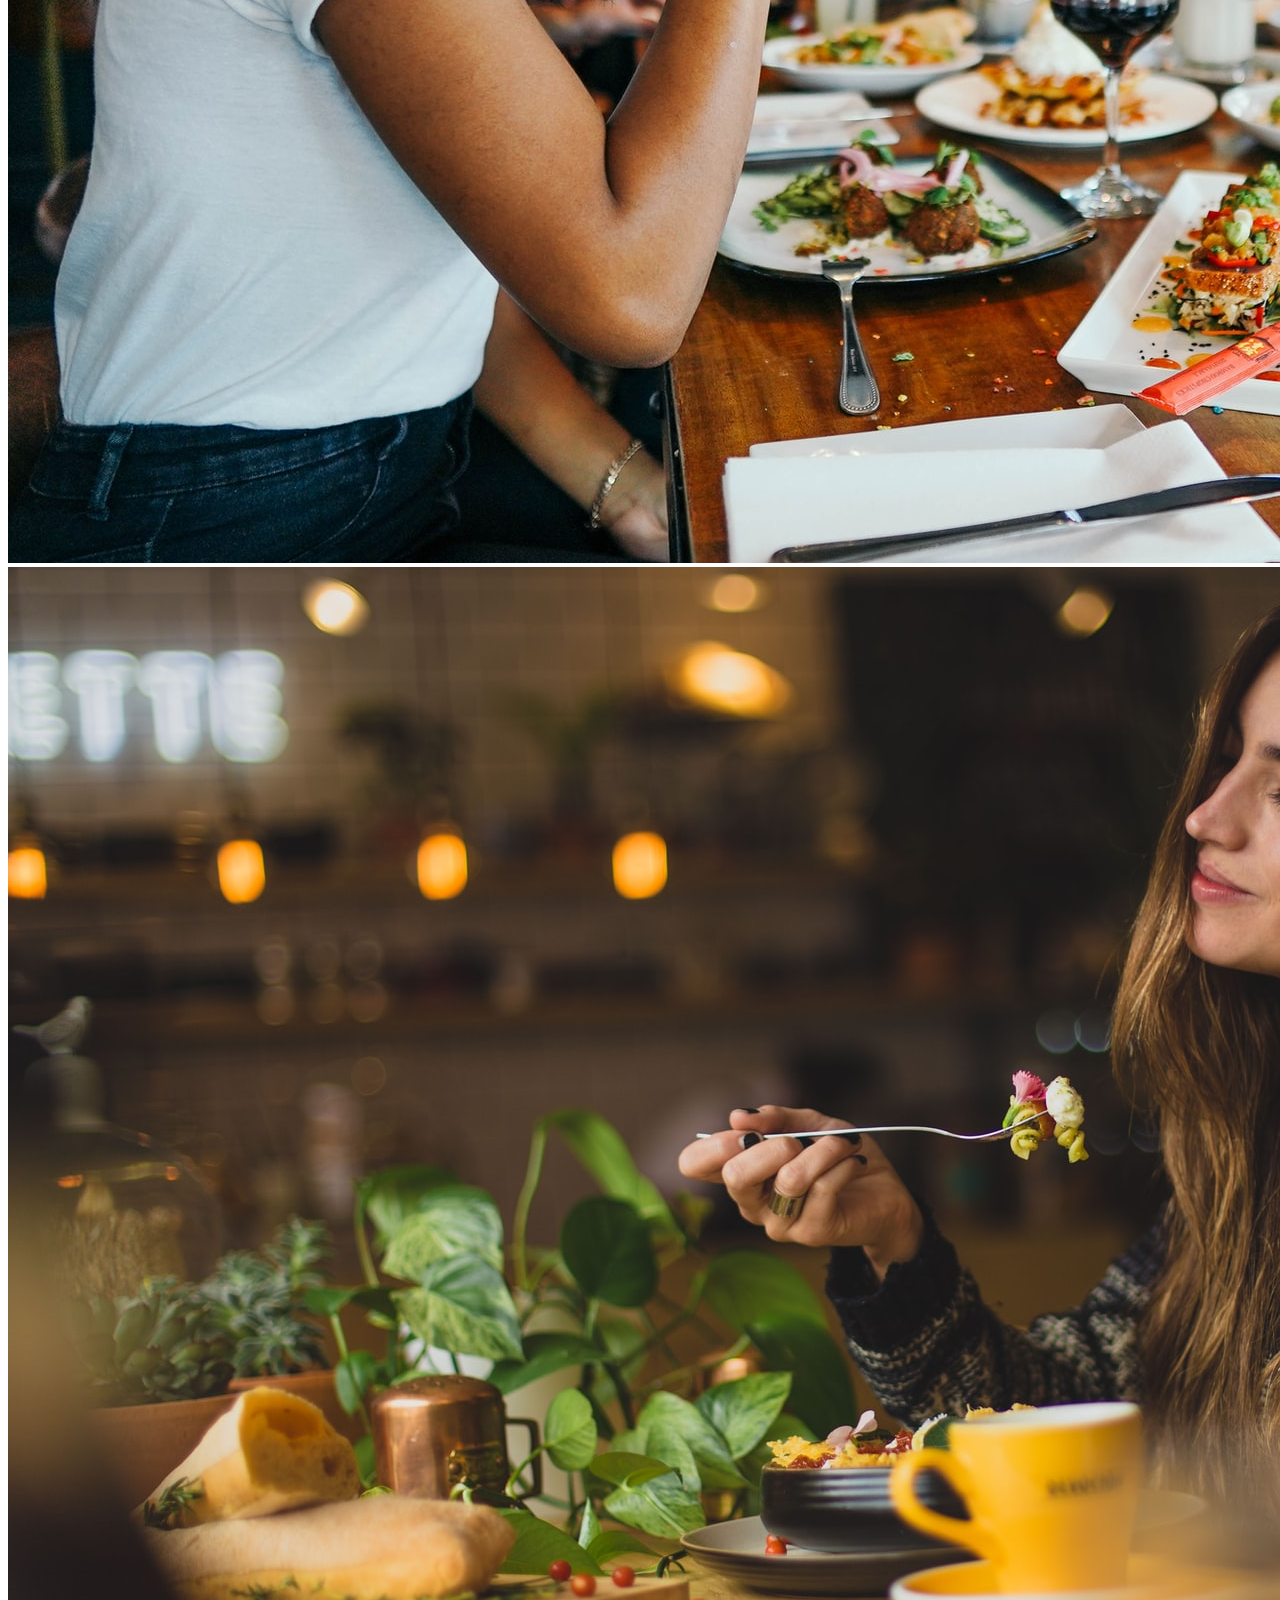
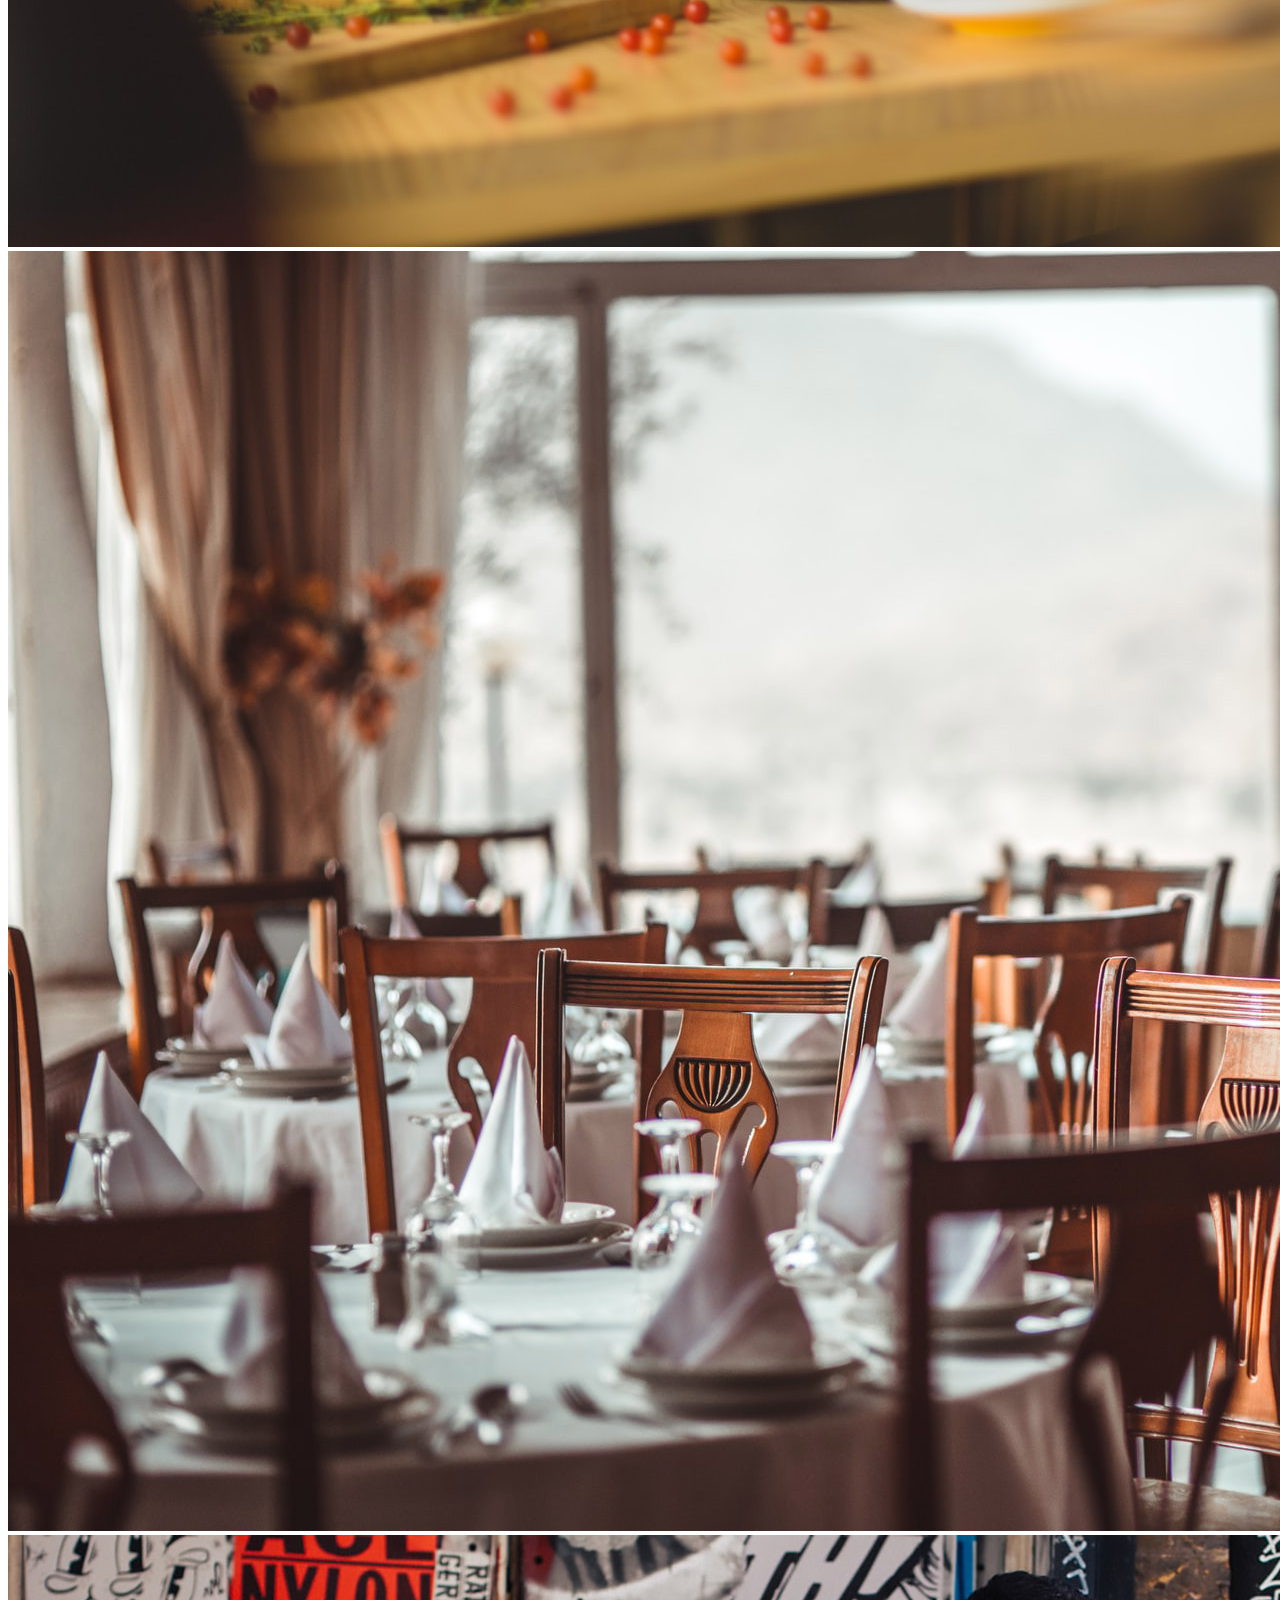
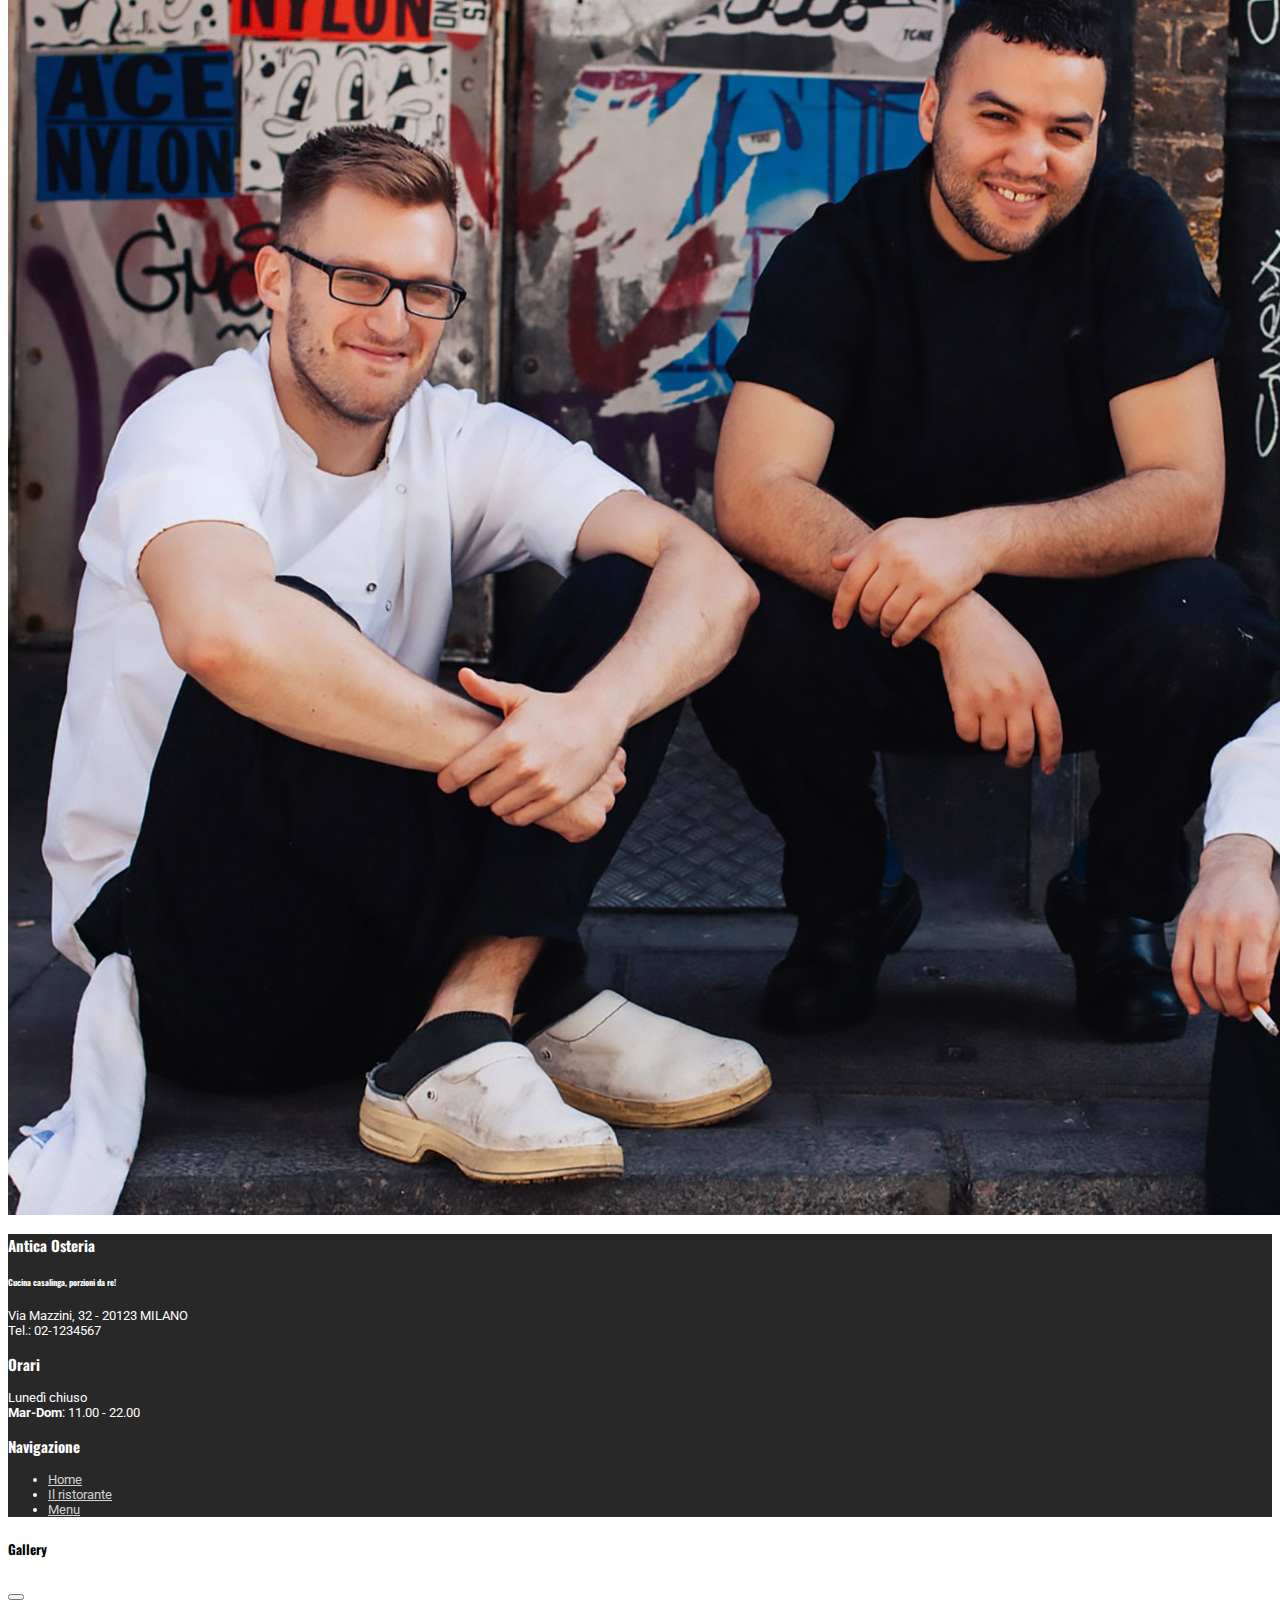
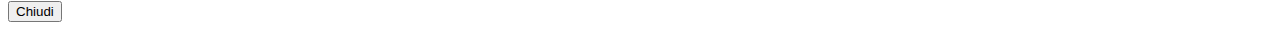
<file: Restaurant/about.html>
<!DOCTYPE html>
<html lang="en">
<head>
    <meta charset="UTF-8">
    <meta name="viewport" content="width=device-width, initial-scale=1.0">
    <title>Reastaurant</title>
    <link
      href="https://cdn.jsdelivr.net/npm/bootstrap@5.1.3/dist/css/bootstrap.min.css"
      rel="stylesheet"
      integrity="sha384-1BmE4kWBq78iYhFldvKuhfTAU6auU8tT94WrHftjDbrCEXSU1oBoqyl2QvZ6jIW3"
      crossorigin="anonymous"
    />
    <link rel="stylesheet" href="style/style.css">
</head>
<body>
    <header class="mb-5">
        <nav class="navbar navbar-expand-md navbar-dark fixed-top bg-dark">
            <div class="container-fluid">
                <a class="navbar-brand" href="index.html">Antica Osteria</a>
                <button
                class="navbar-toggler"
                type="button"
                data-bs-toggle="collapse"
                data-bs-target="#navbarCollapse"
                aria-controls="navbarCollapse"
                aria-expanded="false"
                aria-label="Toggle navigation"
                >
                <span class="navbar-toggler-icon"></span>
                </button>
                <div class="collapse navbar-collapse" id="navbarCollapse">
                    <ul class="navbar-nav ms-auto mb-2 mb-md-0">
                        <li class="nav-item">
                            <a class="nav-link active" href="#">Il ristorante</a>
                        </li>
                        <li class="nav-item">
                            <a class="nav-link" href="menu.html">Menu</a>
                        </li>
                    </ul>
                    <div>
                        <i class="bi bi-facebook"></i>
                    </div>
                </div>
            </div>
        </nav>
    </header>

    <main class="mt-5">
        <div class="container-fluid about py-5 d-flex align-items-center position-relative">
            <div class="background position-absolute h-100 w-100">
            </div>
            <div class="row">
                <div class="ps-5">
                    <h1>About</h1>
                </div>
            </div>
        </div>

    <section class="py-5 features">
        <div class="container">
            <div class="row">
                <div class="col pb-4">
                    <h2>Il nostro staff</h2>
                </div>
            </div>
            <div class="row row-cols-1 row-cols-md-3 g-4">
                <div class="col">
                    <div class="card">
                        <img src="img/chef.jpg" alt="chef" class="card-img-top card-photo">
                        <div class="card-body">
                            <h5 class="card-title">Fabio Rossi</h5>
                            <p class="card-text">
                                Lorem ipsum, dolor sit amet consectetur adipisicing elit. In ipsa voluptas odit ipsum molestiae corrupti facere.
                            </p>
                        </div>
                    </div>
                </div>
                <div class="col">
                    <div class="card">
                        <img src="img/chef-2.jpg" alt="chef" class="card-img-top card-photo">
                        <div class="card-body">
                            <h5 class="card-title">Fabio Rossi</h5>
                            <p class="card-text">
                                Lorem ipsum dolor sit amet consectetur adipisicing elit. Et inventore deleniti beatae, nobis enim odit corporis.
                            </p>
                        </div>
                    </div>
                </div>
                <div class="col">
                    <div class="card">
                        <img src="img/chef.jpg" alt="chef" class="card-img-top card-photo">
                        <div class="card-body">
                            <h5 class="card-title">Fabio Rossi</h5>
                            <p class="card-text">
                                Lorem ipsum dolor sit amet consectetur adipisicing elit. Quae ab autem facere, debitis placeat non officiis quisquam velit fugit. 
                            </p>
                        </div>
                    </div>
                </div>
                <div class="col">
                    <div class="card">
                        <img src="img/chef-2.jpg" alt="chef" class="card-img-top card-photo">
                        <div class="card-body">
                            <h5 class="card-title">Fabio Rossi</h5>
                            <p class="card-text">
                                Lorem, ipsum dolor sit amet consectetur adipisicing elit. Soluta magnam, beatae doloremque ea temporibus.
                            </p>
                        </div>
                    </div>
                </div>
                <div class="col">
                    <div class="card">
                        <img src="img/chef.jpg" alt="chef" class="card-img-top card-photo">
                        <div class="card-body">
                            <h5 class="card-title">Fabio Rossi</h5>
                            <p class="card-text">
                                Lorem, ipsum dolor sit amet consectetur adipisicing elit. Odio incidunt sequi, totam aliquid reiciendis voluptate.
                            </p>
                        </div>
                    </div>
                </div>
                <div class="col">
                    <div class="card">
                        <img src="img/chef-2.jpg" alt="chef" class="card-img-top card-photo">
                        <div class="card-body">
                            <h5 class="card-title">Fabio Rossi</h5>
                            <p class="card-text">
                                Lorem ipsum dolor sit amet consectetur adipisicing elit. Illum hic blanditiis laudantium delectus.
                            </p>
                        </div>
                    </div>
                </div>
            </div>
        </div>
    </section> 
    
    <div class="container-fluid m-0 p-0">
        <div class="row g-0">
          <div class="col-md-6 col-lg-4">
            <img src="img/dishes.jpg" alt="" class="img-fluid foto-icon" data-bs-toggle="modal" data-bs-target="#gallery" data-foto="img/dishes.jpg">
          </div>
          <div class="col-md-6 col-lg-4">
            <img src="img/dishes-2.jpg" alt="" class="img-fluid foto-icon" data-bs-toggle="modal" data-bs-target="#gallery" data-foto="img/dishes-2.jpg">
          </div>
          <div class="col-md-6 col-lg-4">
            <img src="img/people.jpg" alt="" class="img-fluid foto-icon" data-bs-toggle="modal" data-bs-target="#gallery" data-foto="img/people.jpg">
          </div>
          <div class="col-md-6 col-lg-4">
            <img src="img/people-2.jpg" alt="" class="img-fluid foto-icon" data-bs-toggle="modal" data-bs-target="#gallery" data-foto="img/people-2.jpg">
          </div>
          <div class="col-md-6 col-lg-4">
            <img src="img/restaurant.jpg" alt="" class="img-fluid foto-icon" data-bs-toggle="modal" data-bs-target="#gallery" data-foto="img/restaurant.jpg">
          </div>
          <div class="col-md-6 col-lg-4">
            <img src="img/staff.jpg" alt="" class="img-fluid foto-icon" data-bs-toggle="modal" data-bs-target="#gallery" data-foto="img/staff.jpg">
          </div>
        </div>
      </div>
    </main>

    <footer>
        <div class="container py-4 footer-link">
          <div class="row">
            <div class="col-sm-6 col-md-4">
              <h3>Antica Osteria</h3>
              <h6>Cucina casalinga, porzioni da re!</h6>
              <p>
                Via Mazzini, 32 - 20123 MILANO<br>
                Tel.: 02-1234567
              </p>
            </div>
            <div class="col-sm-6 col-md-4">
              <h3>Orari</h3>
              <p>
                Lunedì chiuso<br>
                <strong>Mar-Dom</strong>: 11.00 - 22.00
              </p>
            </div>
            <div class="col-sm-6 col-md-4">
              <h3>Navigazione</h3>
              <ul class="navbar-nav me-auto mb-2 mb-md-0">
                <li class="nav-item">
                  <a class="nav-link" aria-current="page" href="index.html">Home</a>
                </li>
                <li class="nav-item">
                  <a class="nav-link" href="about.html">Il ristorante</a>
                </li>
                <li class="nav-item">
                  <a class="nav-link" href="menu.html">Menu</a>
                </li>
              </ul>
            </div>
          </div>
        </div>
      </footer>

      <div class="modal fade" id="gallery" tabindex="-1" aria-labelledby="galleryLabel" aria-hidden="true">
        <div class="modal-dialog modal-lg">
          <div class="modal-content">
            <div class="modal-header">
              <h5 class="modal-title" id="galleryLabel">Gallery</h5>
              <button type="button" class="btn-close" data-bs-dismiss="modal" aria-label="Close"></button>
            </div>
            <div class="modal-body" id="img-container">
            </div>
            <div class="modal-footer">
              <button type="button" class="btn btn-secondary" data-bs-dismiss="modal">Chiudi</button>
            </div>
          </div>
        </div>
      </div>
  
      <script>
        let zoomedImgContainer = document.getElementById('img-container');
        let fotoButton = Array.from(document.getElementsByClassName('foto-icon'));
        fotoButton.forEach(button => {
          button.addEventListener('click', () => {
            zoomedImgContainer.innerHTML = `
              <img src='${button.dataset.foto}' class='img-fluid' />
            `
          })
        })
      </script>
      
      <script
        src="https://cdn.jsdelivr.net/npm/bootstrap@5.1.3/dist/js/bootstrap.bundle.min.js"
        integrity="sha384-ka7Sk0Gln4gmtz2MlQnikT1wXgYsOg+OMhuP+IlRH9sENBO0LRn5q+8nbTov4+1p"
        crossorigin="anonymous"
      ></script>

</body>
</html>
</file>
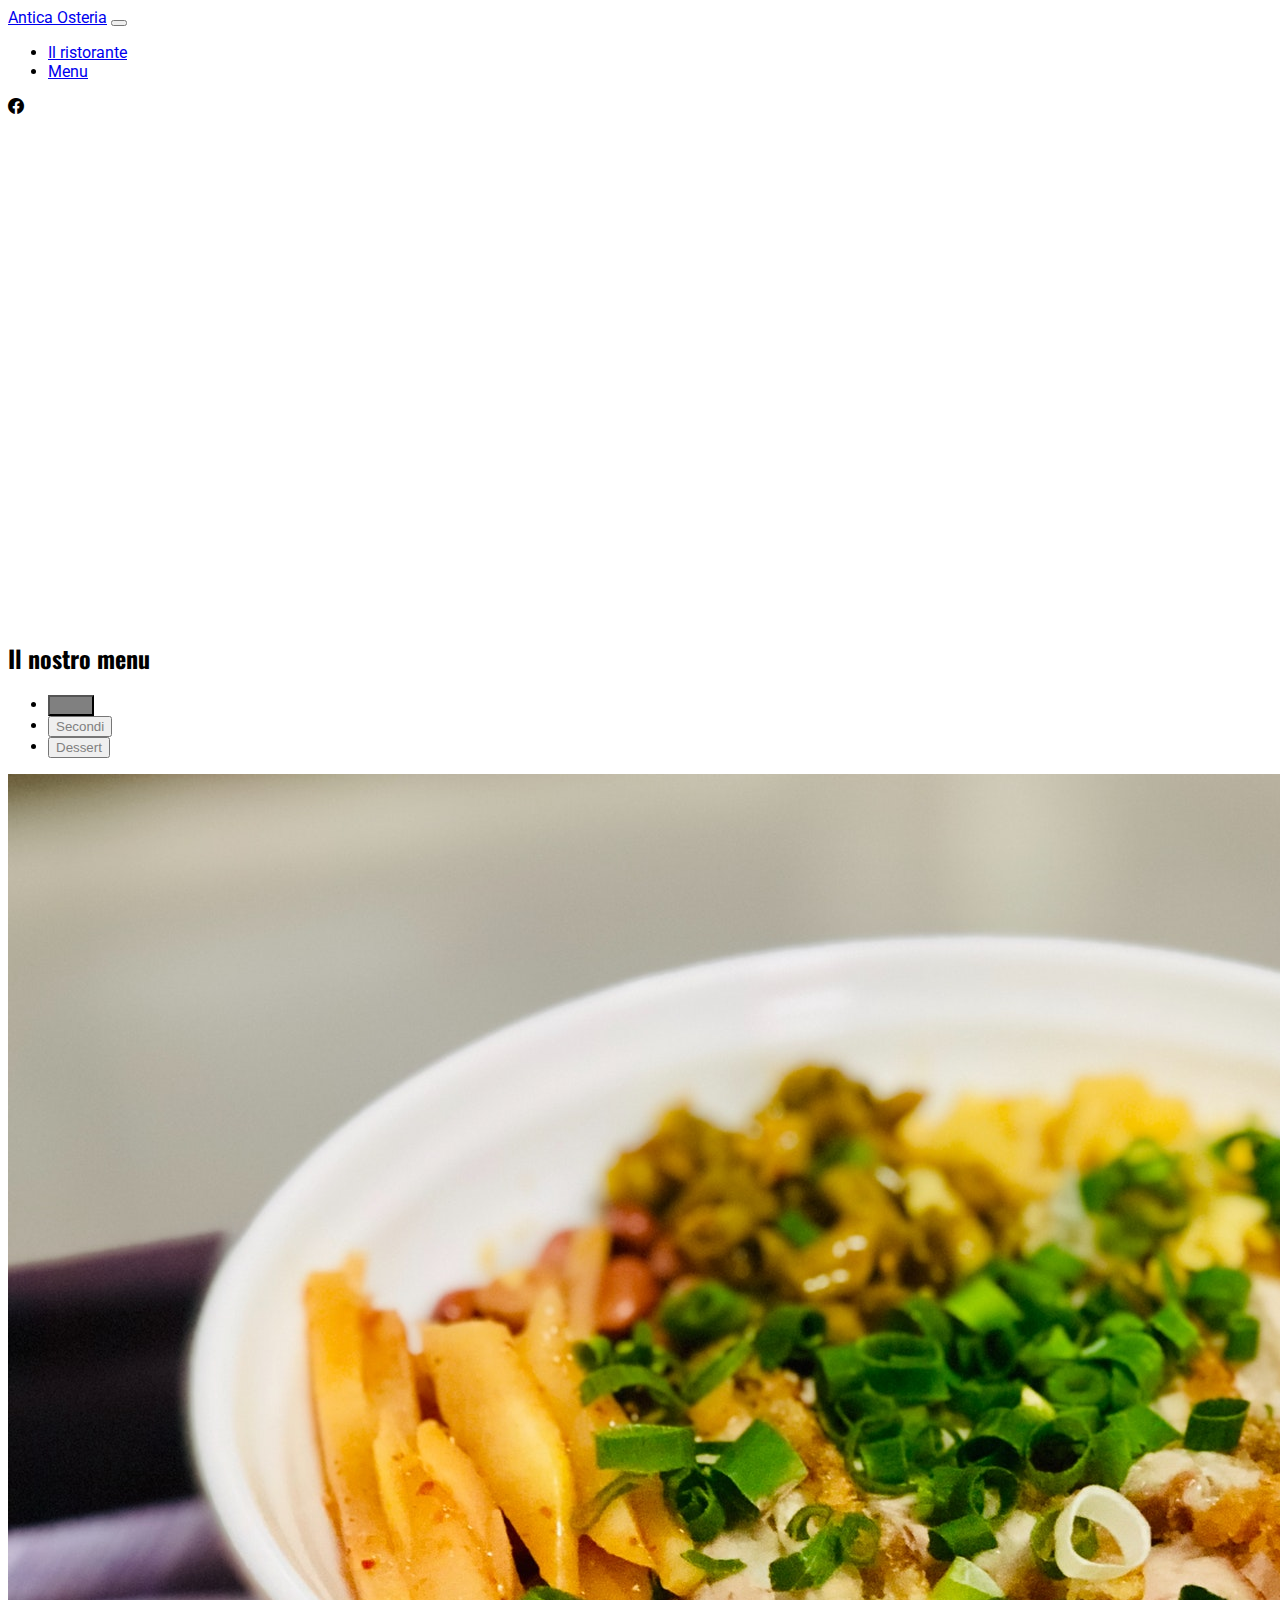
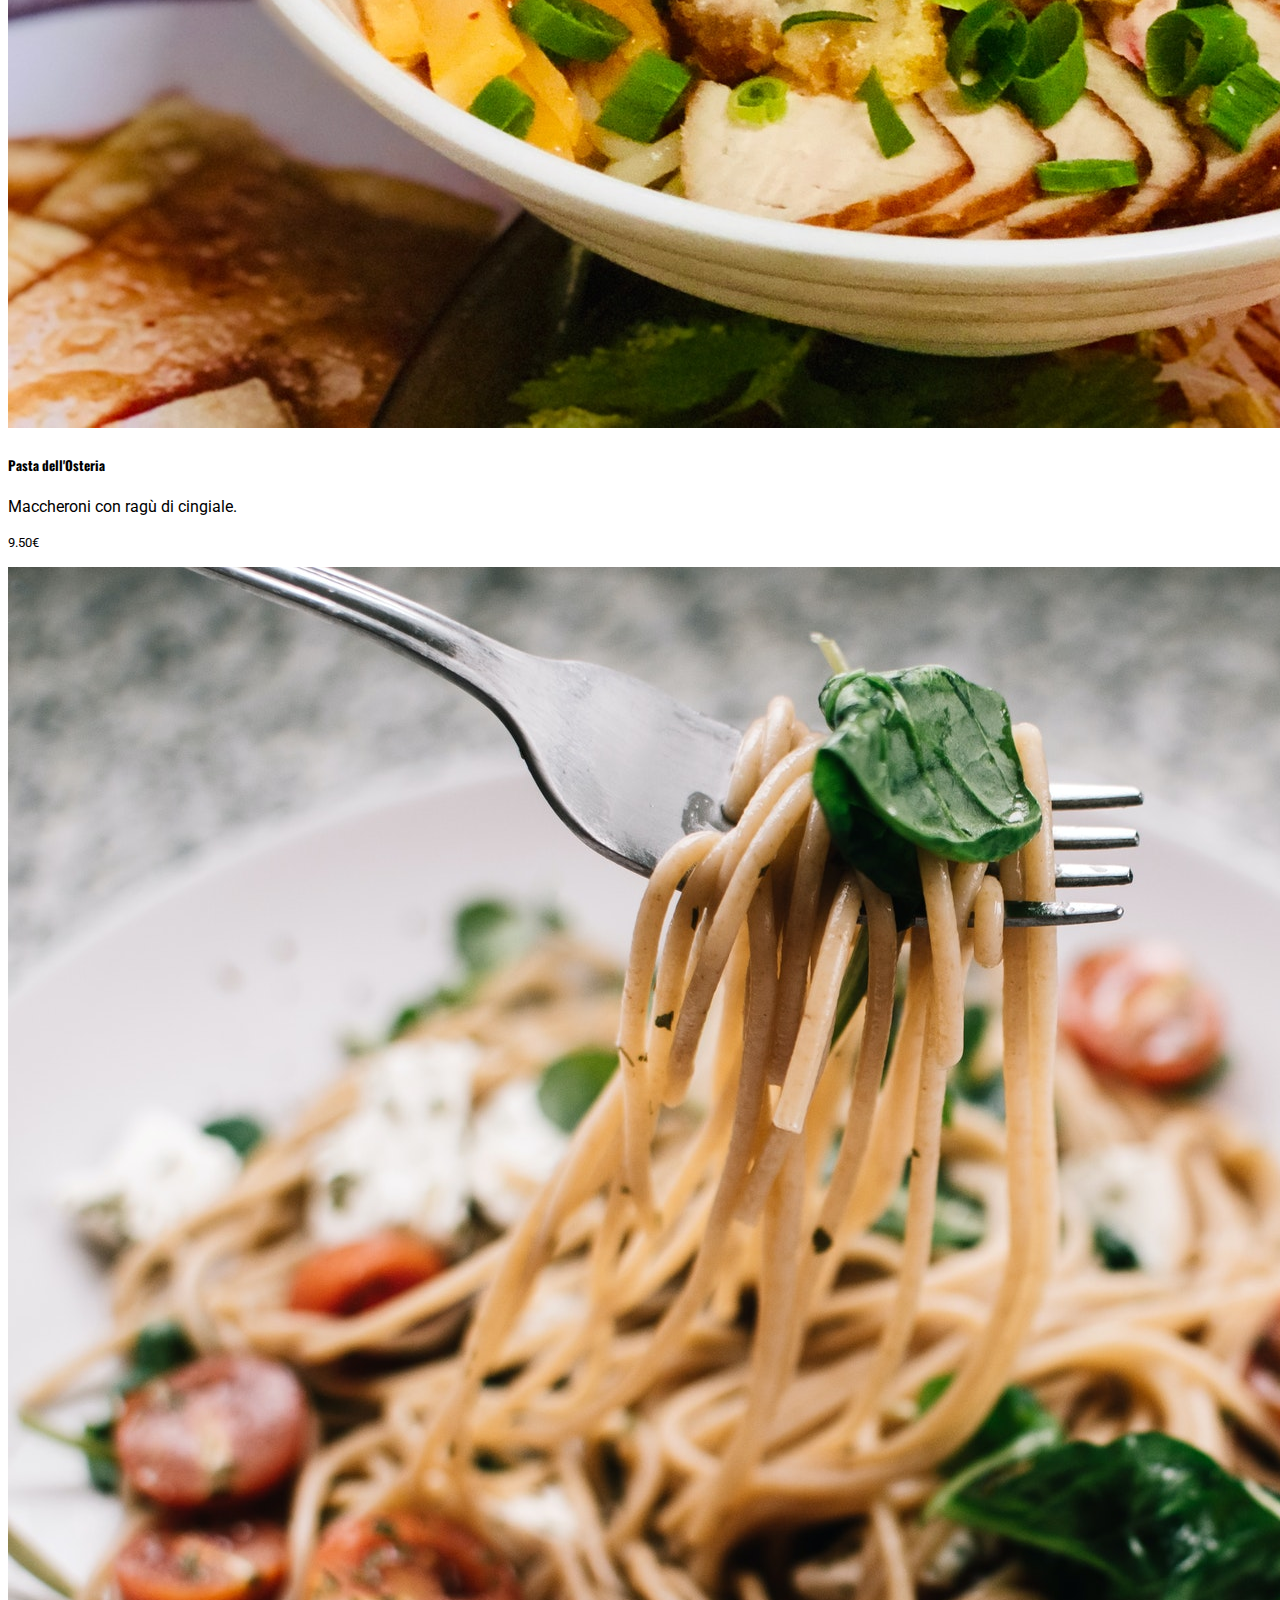
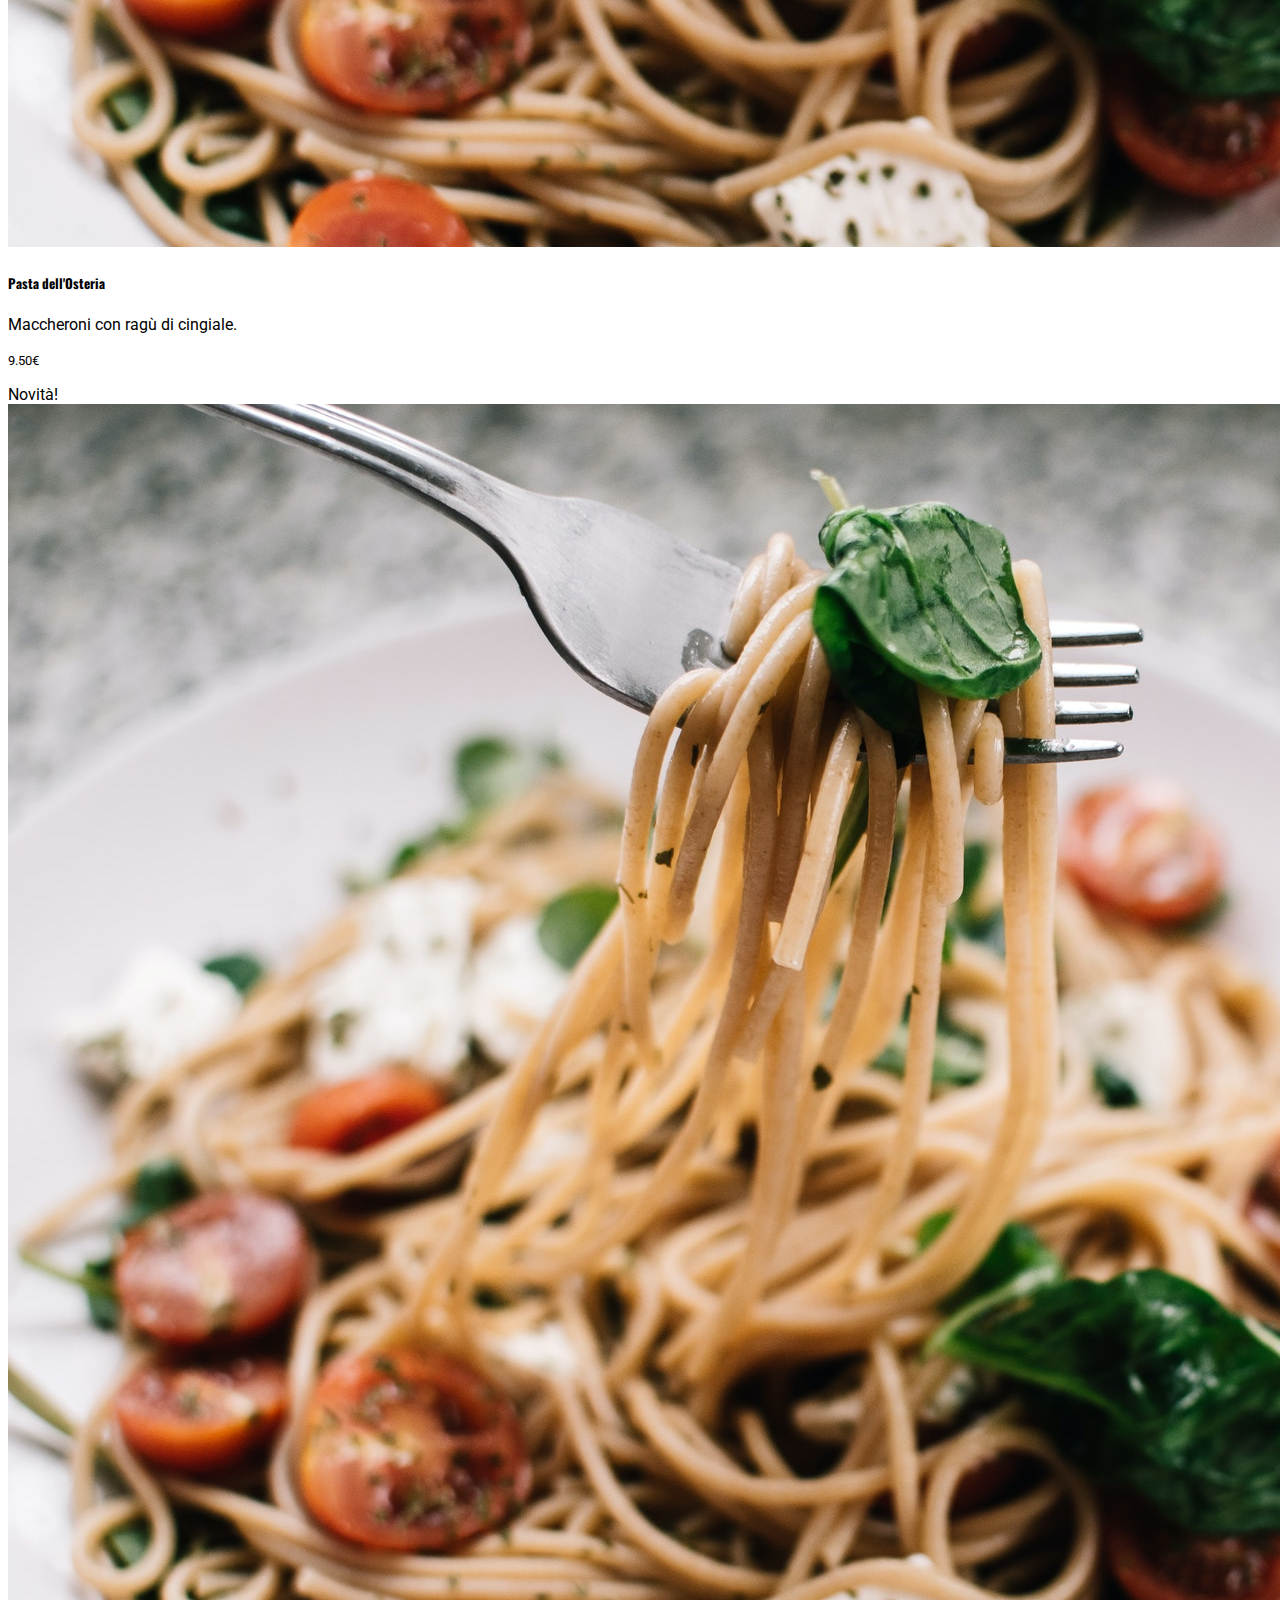
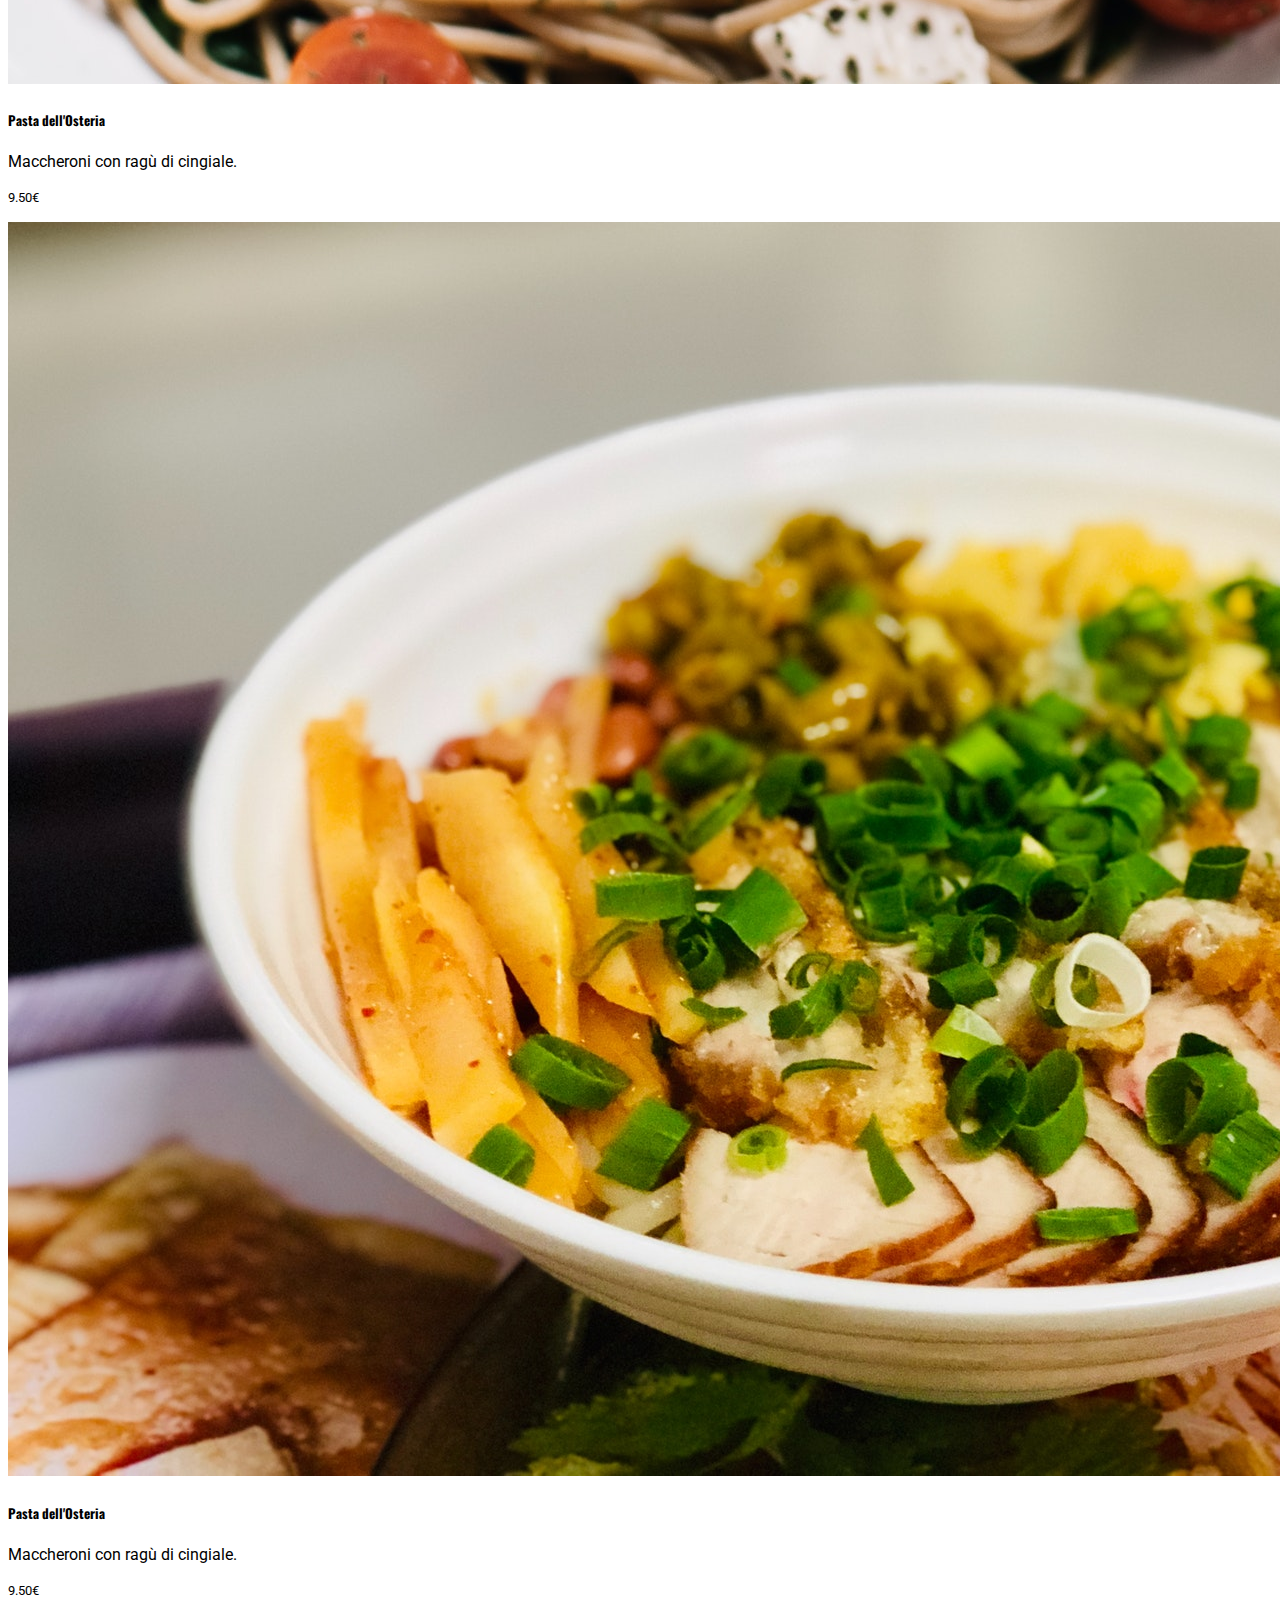
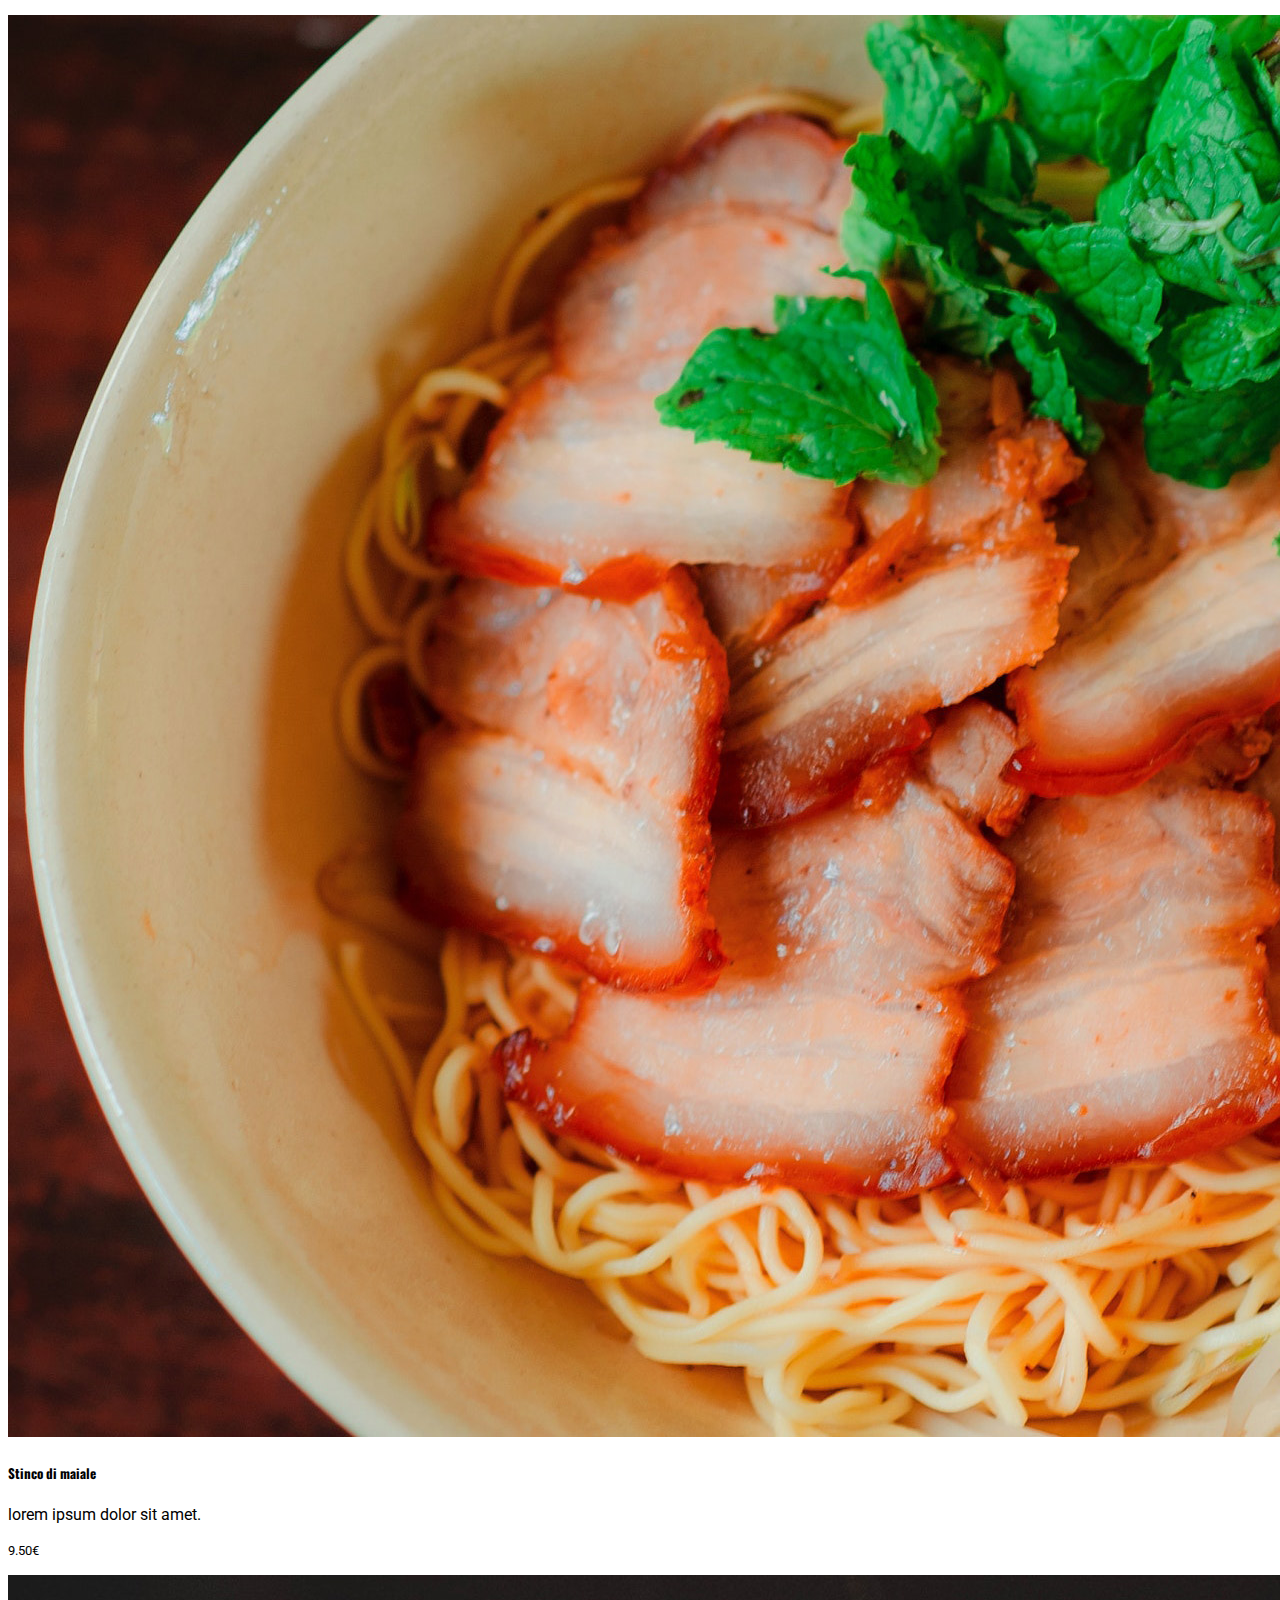
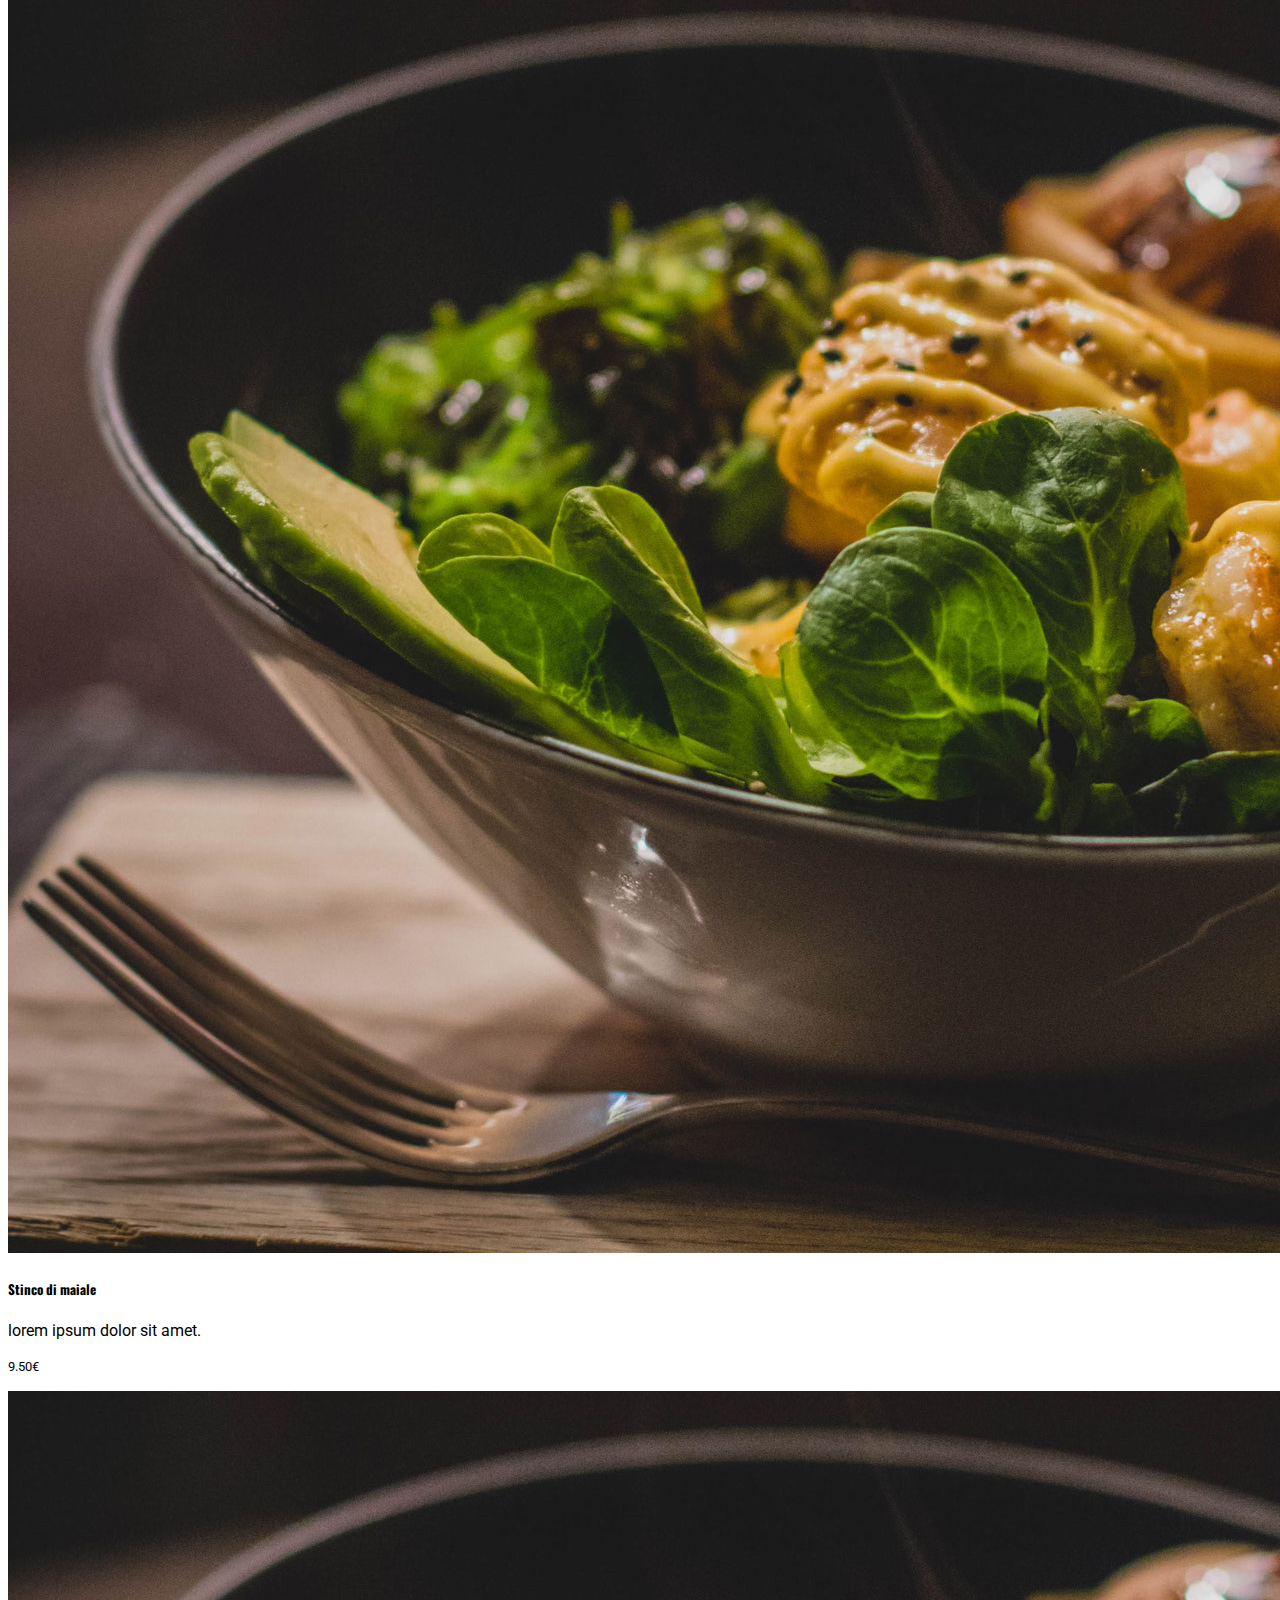
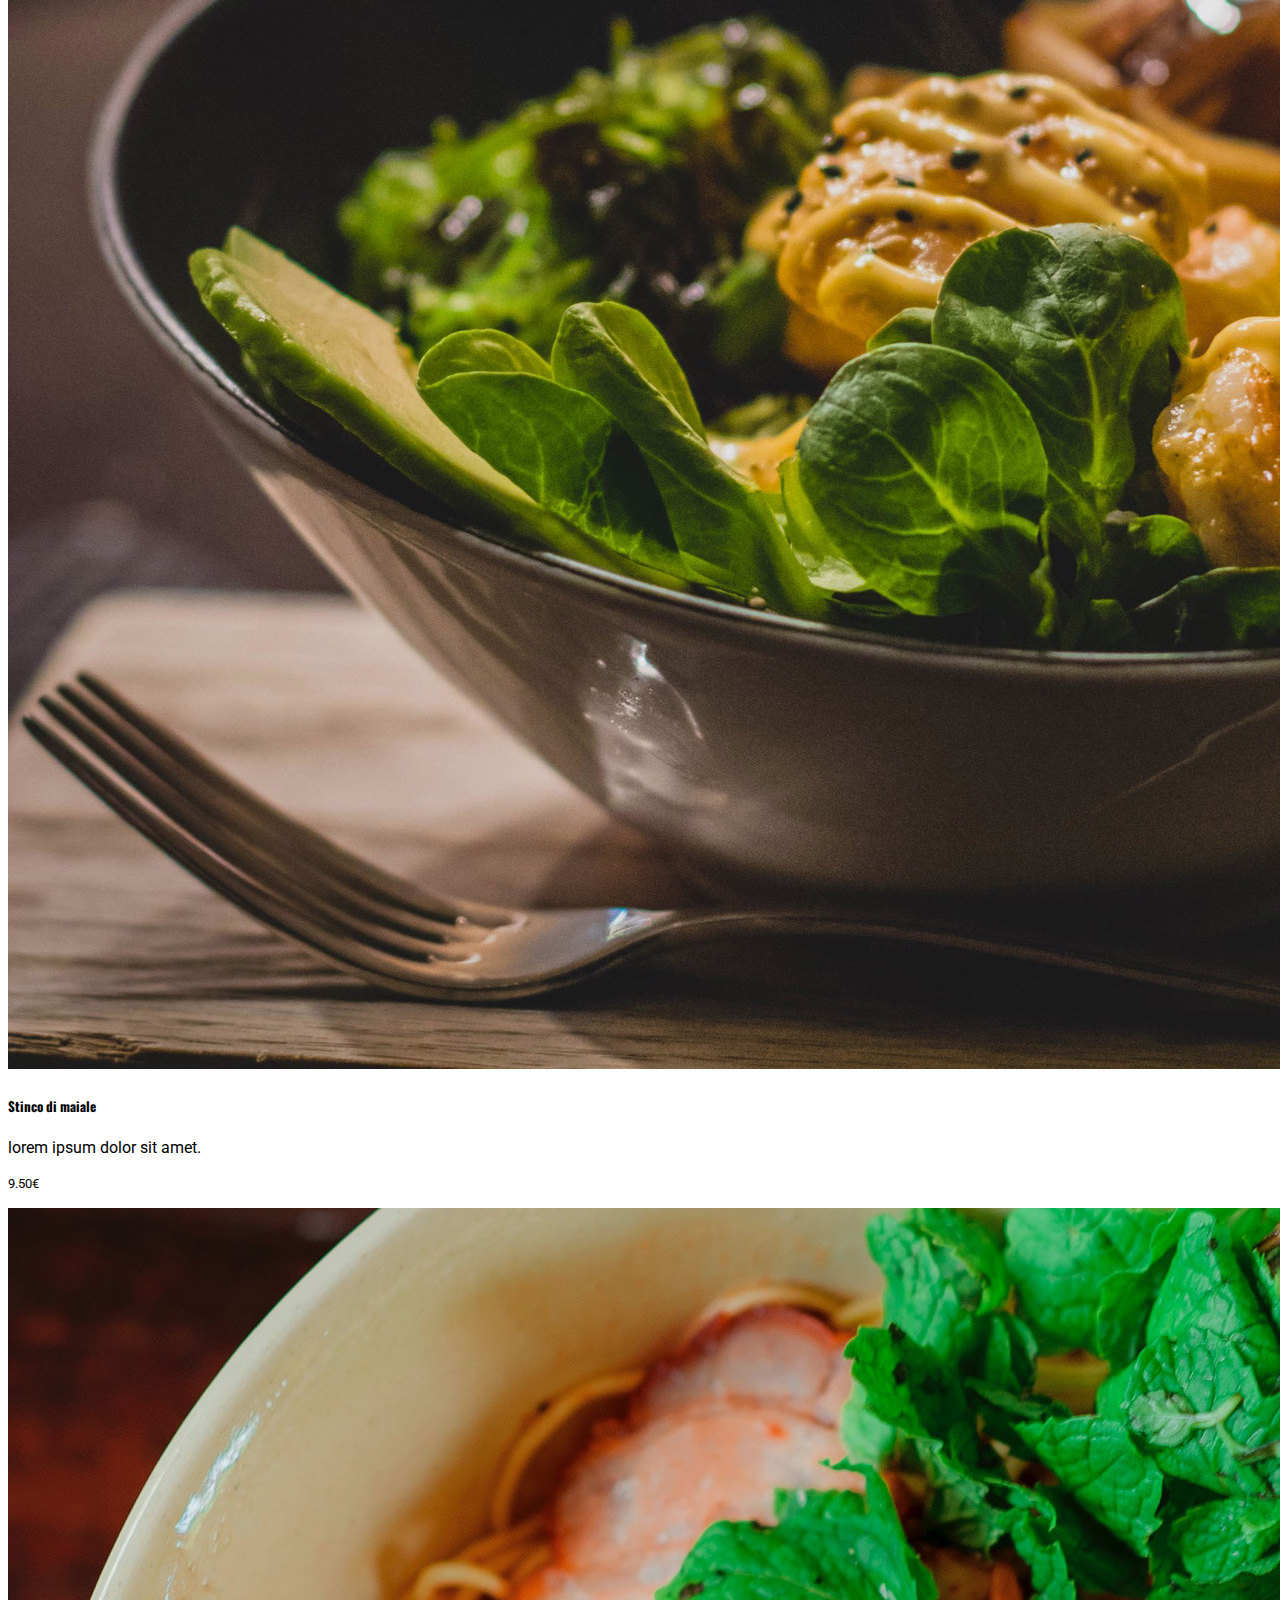
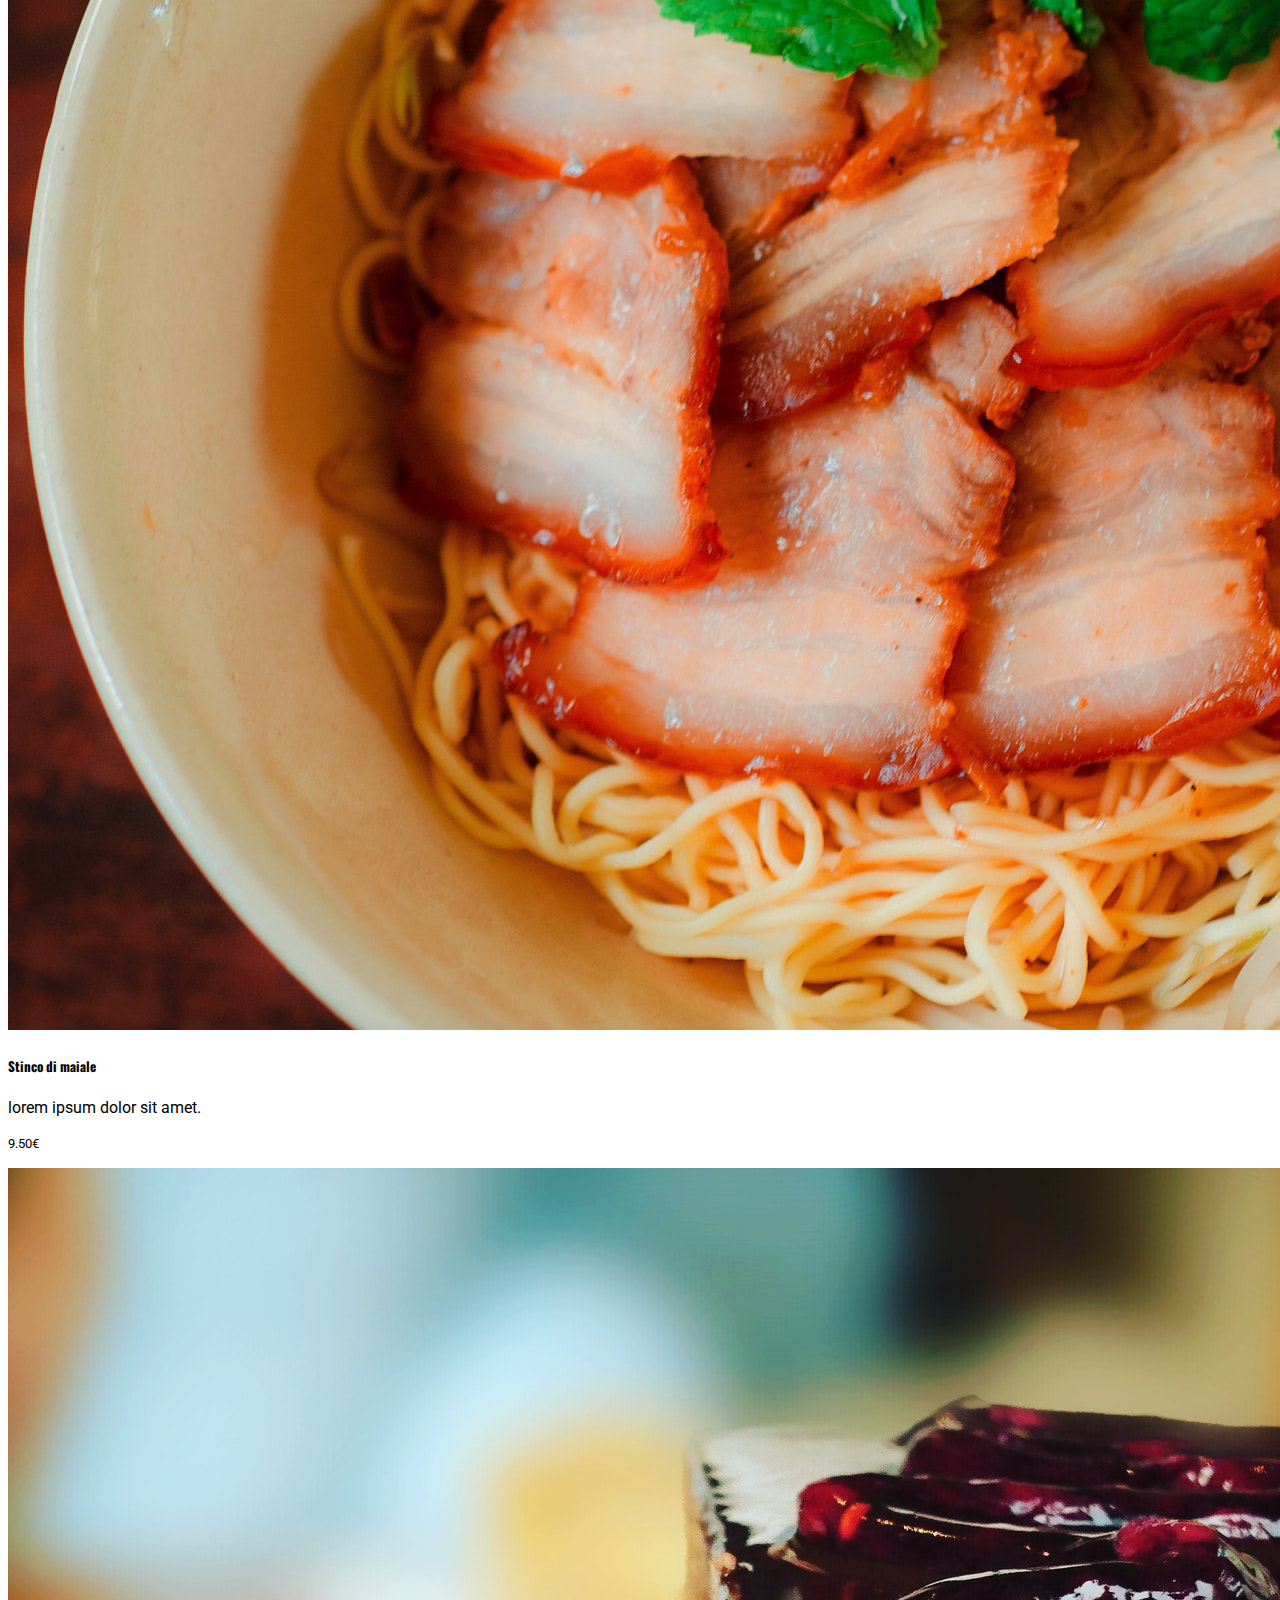
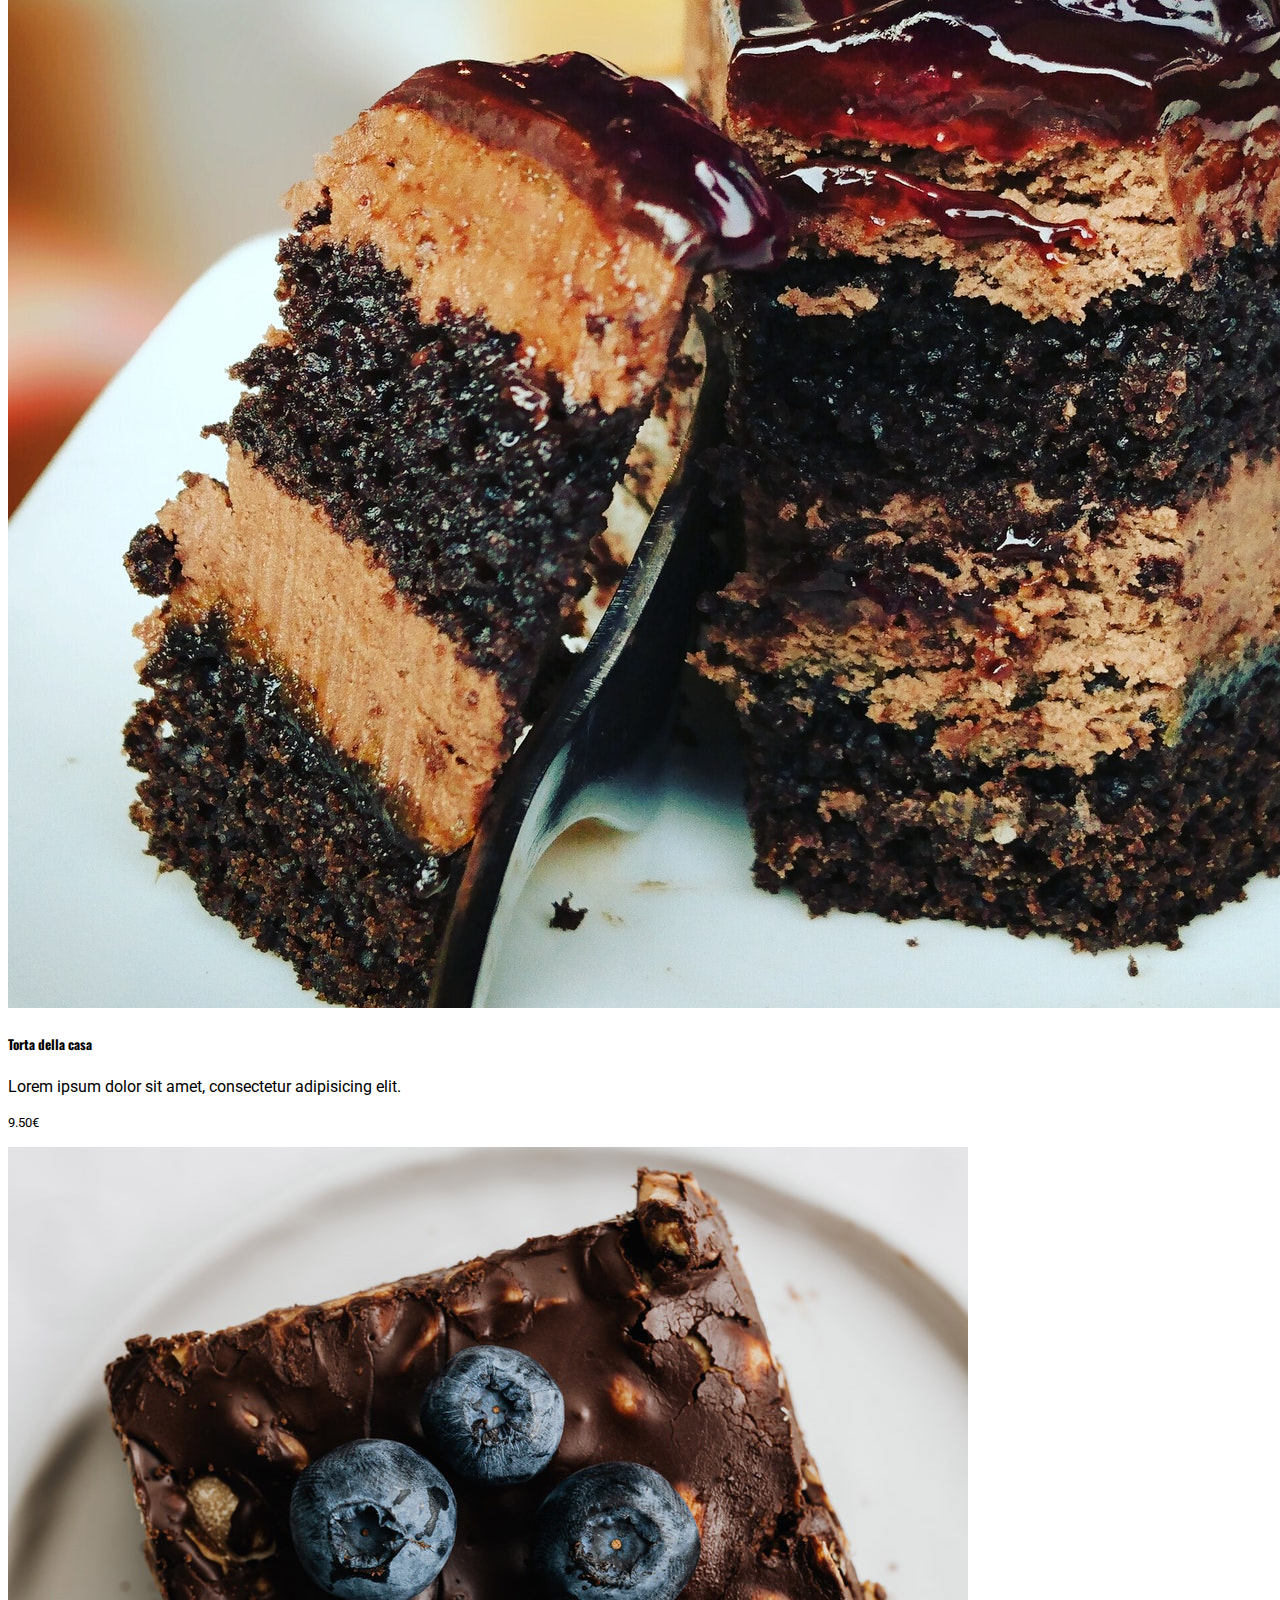
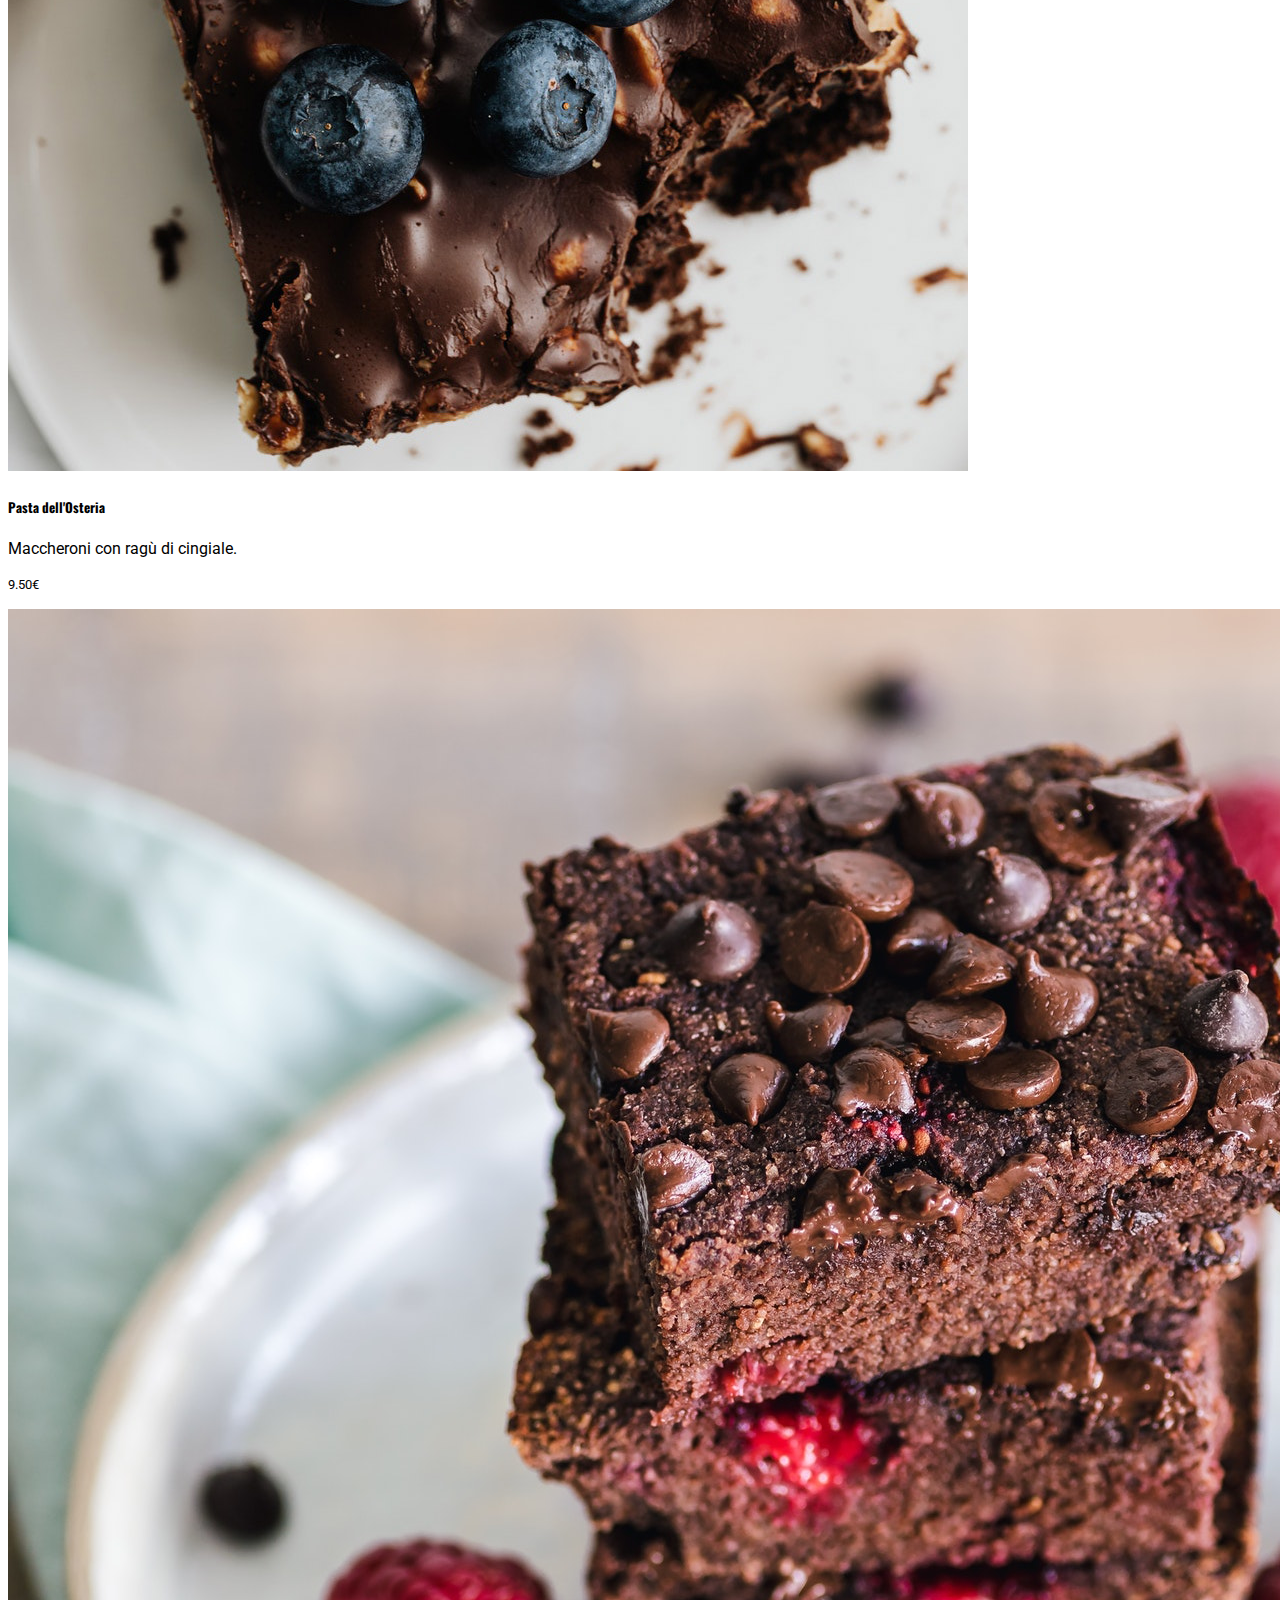
<file: Restaurant/menu.html>
<!DOCTYPE html>
<html lang="en">
<head>
    <meta charset="UTF-8">
    <meta name="viewport" content="width=device-width, initial-scale=1.0">
    <title>Restaurant</title>
    <link
      href="https://cdn.jsdelivr.net/npm/bootstrap@5.1.3/dist/css/bootstrap.min.css"
      rel="stylesheet"
      integrity="sha384-1BmE4kWBq78iYhFldvKuhfTAU6auU8tT94WrHftjDbrCEXSU1oBoqyl2QvZ6jIW3"
      crossorigin="anonymous">
      <link href="style/style.css" rel="stylesheet">
</head>
<body>
    <header class="mb-5">
        <nav class="navbar navbar-expand-md navbar-dark fixed-top bg-dark">
          <div class="container-fluid">
            <a class="navbar-brand" href="index.html">Antica Osteria</a>
            <button
              class="navbar-toggler"
              type="button"
              data-bs-toggle="collapse"
              data-bs-target="#navbarCollapse"
              aria-controls="navbarCollapse"
              aria-expanded="false"
              aria-label="Toggle navigation"
            >
              <span class="navbar-toggler-icon"></span>
            </button>
            <div class="collapse navbar-collapse" id="navbarCollapse">
              <ul class="navbar-nav ms-auto mb-2 mb-md-0">
                <!-- <li class="nav-item">
                  <a class="nav-link active" aria-current="page" href="#">Home</a>
                </li> -->
                <li class="nav-item">
                  <a class="nav-link" href="about.html">Il ristorante</a>
                </li>
                <li class="nav-item">
                  <a class="nav-link active" href="#">Menu</a>
                </li>
              </ul>
              <div>
                  <i class="bi bi-facebook"></i>
              </div>
            </div>
          </div>
        </nav>
      </header>
  
      <main class="mt-5">
        <div class="container-fluid about py-5 d-flex align-items-center position-relative">
          <div class="background menu position-absolute h-100 w-100">
          </div>
          <div class="row">
            <div class="ps-5">
              <h1>Menu</h1>
            </div>
          </div>
        </div>
  
        <section class="container py-5">
          <div class="row">
            <div class="col pb-4">
              <h2>Il nostro menu</h2>
            </div>
          </div>
  
          <div class="row">
            <div class="col">
              <ul class="nav nav-pills menu-pills" id="pills-tab" role="tablist">
                <li class="nav-item" role="presentation">
                  <button class="nav-link active" id="pills-primi-tab" data-bs-toggle="tab" data-bs-target="#pills-primi" type="button" role="tab" aria-controls="pills-primi" aria-selected="true">Primi</button>
                </li>
                <li class="nav-item" role="presentation">
                  <button class="nav-link" id="pills-secondi-tab" data-bs-toggle="tab" data-bs-target="#pills-secondi" type="button" role="tab" aria-controls="pills-secondi" aria-selected="false">Secondi</button>
                </li>
                <li class="nav-item" role="presentation">
                  <button class="nav-link" id="pills-dessert-tab" data-bs-toggle="tab" data-bs-target="#pills-dessert" type="button" role="tab" aria-controls="pills-dessert" aria-selected="false">Dessert</button>
                </li>
              </ul>
            </div>
          </div>
  
          <div class="row mt-4 menu">
            <div class="col tab-content" id="pills-tabContent">
              
              <div class="tab-pane fade show active" id="pills-primi" role="tabpanel" aria-labelledby="pills-primi-tab">
                <div class="row row-cols-1 row-cols-md-2 g-2">
                  
                  <div class="col">
                    <div class="card mb-3 h-100">
                      <div class="row g-0 h-100">
                        <div class="col-md-4">
                          <img src="img/primo1.jpg" class="img-fluid rounded-start image-cover h-100" alt="...">
                        </div>
                        <div class="col-md-8">
                          <div class="card-body">
                            <h5 class="card-title">Pasta dell'Osteria</h5>
                            <p class="card-text">Maccheroni con ragù di cingiale.</p>
                            <p class="card-text position-absolute bottom-0 end-0 pe-3 pb-2"><small class="text-muted">9.50€</small></p>
                          </div>
                        </div>
                      </div>
                    </div>
                  </div>
  
                  <div class="col">
                    <div class="card mb-3 h-100">
                      <div class="row g-0 h-100">
                        <div class="col-md-4">
                          <img src="img/primo2.jpg" class="img-fluid rounded-start image-cover h-100" alt="...">
                        </div>
                        <div class="col-md-8">
                          <div class="card-body">
                            <h5 class="card-title">Pasta dell'Osteria</h5>
                            <p class="card-text">Maccheroni con ragù di cingiale.</p>
                            <p class="card-text position-absolute bottom-0 end-0 pe-3 pb-2"><small class="text-muted">9.50€</small></p>
                            <span class="position-absolute top-0 start-100 translate-middle badge rounded-pill bg-danger">
                              Novità!
                            </span>
                          </div>
                        </div>
                      </div>
                    </div>
                  </div>
  
                  <div class="col">
                    <div class="card mb-3 h-100">
                      <div class="row g-0 h-100">
                        <div class="col-md-4">
                          <img src="img/primo2.jpg" class="img-fluid rounded-start image-cover h-100" alt="...">
                        </div>
                        <div class="col-md-8">
                          <div class="card-body">
                            <h5 class="card-title">Pasta dell'Osteria</h5>
                            <p class="card-text">Maccheroni con ragù di cingiale.</p>
                            <p class="card-text position-absolute bottom-0 end-0 pe-3 pb-2"><small class="text-muted">9.50€</small></p>
                          </div>
                        </div>
                      </div>
                    </div>
                  </div>
                  
                  <div class="col">
                    <div class="card mb-3 h-100">
                      <div class="row g-0 h-100">
                        <div class="col-md-4">
                          <img src="img/primo1.jpg" class="img-fluid rounded-start image-cover h-100" alt="...">
                        </div>
                        <div class="col-md-8">
                          <div class="card-body">
                            <h5 class="card-title">Pasta dell'Osteria</h5>
                            <p class="card-text">Maccheroni con ragù di cingiale.</p>
                            <p class="card-text position-absolute bottom-0 end-0 pe-3 pb-2"><small class="text-muted">9.50€</small></p>
                          </div>
                        </div>
                      </div>
                    </div>
                  </div>
                </div>
              </div>
  
              <div class="tab-pane fade" id="pills-secondi" role="tabpanel" aria-labelledby="pills-secondi-tab">
                <div class="row row-cols-1 row-cols-md-2 g-2">
                  <div class="col">
                    <div class="card mb-3 h-100">
                      <div class="row g-0 h-100">
                        <div class="col-md-4">
                          <img src="img/secondo1.jpg" class="img-fluid rounded-start image-cover h-100" alt="...">
                        </div>
                        <div class="col-md-8">
                          <div class="card-body">
                            <h5 class="card-title">Stinco di maiale</h5>
                            <p class="card-text">lorem ipsum dolor sit amet.</p>
                            <p class="card-text position-absolute bottom-0 end-0 pe-3 pb-2"><small class="text-muted">9.50€</small></p>
                          </div>
                        </div>
                      </div>
                    </div>
                  </div>
                  <div class="col">
                    <div class="card mb-3 h-100">
                      <div class="row g-0 h-100">
                        <div class="col-md-4">
                          <img src="img/secondo2.jpg" class="img-fluid rounded-start image-cover h-100" alt="...">
                        </div>
                        <div class="col-md-8">
                          <div class="card-body">
                            <h5 class="card-title">Stinco di maiale</h5>
                            <p class="card-text">lorem ipsum dolor sit amet.</p>
                            <p class="card-text position-absolute bottom-0 end-0 pe-3 pb-2"><small class="text-muted">9.50€</small></p>
                          </div>
                        </div>
                      </div>
                    </div>
                  </div>
                  <div class="col">
                    <div class="card mb-3 h-100">
                      <div class="row g-0 h-100">
                        <div class="col-md-4">
                          <img src="img/secondo2.jpg" class="img-fluid rounded-start image-cover h-100" alt="...">
                        </div>
                        <div class="col-md-8">
                          <div class="card-body">
                            <h5 class="card-title">Stinco di maiale</h5>
                            <p class="card-text">lorem ipsum dolor sit amet.</p>
                            <p class="card-text position-absolute bottom-0 end-0 pe-3 pb-2"><small class="text-muted">9.50€</small></p>
                          </div>
                        </div>
                      </div>
                    </div>
                  </div>
                  <div class="col">
                    <div class="card mb-3 h-100">
                      <div class="row g-0 h-100">
                        <div class="col-md-4">
                          <img src="img/secondo1.jpg" class="img-fluid rounded-start image-cover h-100" alt="...">
                        </div>
                        <div class="col-md-8">
                          <div class="card-body">
                            <h5 class="card-title">Stinco di maiale</h5>
                            <p class="card-text">lorem ipsum dolor sit amet.</p>
                            <p class="card-text position-absolute bottom-0 end-0 pe-3 pb-2"><small class="text-muted">9.50€</small></p>
                          </div>
                        </div>
                      </div>
                    </div>
                  </div>
                </div>
              </div>
              <div class="tab-pane fade" id="pills-dessert" role="tabpanel" aria-labelledby="pills-dessert-tab">
                <div class="row row-cols-1 row-cols-md-2 g-2">
                  <div class="col">
                    <div class="card mb-3 h-100">
                      <div class="row g-0 h-100">
                        <div class="col-md-4">
                          <img src="img/dessert1.jpg" class="img-fluid rounded-start image-cover h-100" alt="...">
                        </div>
                        <div class="col-md-8">
                          <div class="card-body">
                            <h5 class="card-title">Torta della casa</h5>
                            <p class="card-text">Lorem ipsum dolor sit amet, consectetur adipisicing elit.</p>
                            <p class="card-text position-absolute bottom-0 end-0 pe-3 pb-2"><small class="text-muted">9.50€</small></p>
                          </div>
                        </div>
                      </div>
                    </div>
                  </div>
                  <div class="col">
                    <div class="card mb-3 h-100">
                      <div class="row g-0 h-100">
                        <div class="col-md-4">
                          <img src="img/dessert2.jpg" class="img-fluid rounded-start image-cover h-100" alt="...">
                        </div>
                        <div class="col-md-8">
                          <div class="card-body">
                            <h5 class="card-title">Pasta dell'Osteria</h5>
                            <p class="card-text">Maccheroni con ragù di cingiale.</p>
                            <p class="card-text position-absolute bottom-0 end-0 pe-3 pb-2"><small class="text-muted">9.50€</small></p>
                          </div>
                        </div>
                      </div>
                    </div>
                  </div>
                  <div class="col">
                    <div class="card mb-3 h-100">
                      <div class="row g-0 h-100">
                        <div class="col-md-4">
                          <img src="img/dessert3.jpg" class="img-fluid rounded-start image-cover h-100" alt="...">
                        </div>
                        <div class="col-md-8">
                          <div class="card-body">
                            <h5 class="card-title">Pasta dell'Osteria</h5>
                            <p class="card-text">Maccheroni con ragù di cingiale.</p>
                            <p class="card-text position-absolute bottom-0 end-0 pe-3 pb-2"><small class="text-muted">9.50€</small></p>
                          </div>
                        </div>
                      </div>
                    </div>
                  </div>
                  <div class="col">
                    <div class="card mb-3 h-100">
                      <div class="row g-0 h-100">
                        <div class="col-md-4">
                          <img src="img/dessert2.jpg" class="img-fluid rounded-start image-cover h-100" alt="...">
                        </div>
                        <div class="col-md-8">
                          <div class="card-body">
                            <h5 class="card-title">Pasta dell'Osteria</h5>
                            <p class="card-text">Maccheroni con ragù di cingiale.</p>
                            <p class="card-text position-absolute bottom-0 end-0 pe-3 pb-2"><small class="text-muted">9.50€</small></p>
                          </div>
                        </div>
                      </div>
                    </div>
                  </div>
                </div>
              </div>
            </div>
          </div>
        </section>
  
        <section class="container-fluid banner">
          <div class="row wrapper justify-content-center p-5">
            <div class="col-12 col-md-6 p-5 semi-transparent">
              <h2 class="text-center">Specialità del giorno</h2>
              <div class="d-flex flex-column flex-sm-row align-items-center justify-content-center mt-5 mb-3 mb-sm-0">
                <img src="img/piatto-square.jpg" alt="" class="img-fluid resized-mini me-3 mb-3 mb-sm-0">
                <span class="ms-3">
                  <h4>Pollo alla cacciatora</h4>
                  <p class="mb-0">Con la nostra salsa al vino rosso.</p>
                </span>
              </div>
            </div>
          </div>
        </section>
  
        <section class="container py-5 my-5">
          <div class="p-5 mb-4 bg-light border rounded-3">
            <div class="container-fluid text-center py-5">
              <h2 class="display-5 fw-bold">Ti è venuta fame?</h2>
              <p class="fs-4">Prenota subito il tuo tavolo!</p>
              <button class="btn btn-primary" data-bs-toggle="modal" data-bs-target="#prenotazione">Prenota</button>
            </div>
          </div>
        </section>
      </main>
  
      <footer>
        <div class="container py-4 footer-link">
          <div class="row">
            <div class="col-sm-6 col-md-4">
              <h3>Antica Osteria</h3>
              <h6>Cucina casalinga, porzioni da re!</h6>
              <p>
                Via Mazzini, 32 - 00100 ROMA<br />
                Tel.: 06-12345678
              </p>
            </div>
            <div class="col-sm-6 col-md-4">
              <h3>Orari</h3>
              <p>
                Lunedì chiuso<br />
                <strong>Mar-Dom</strong>: 11.00 - 22.00
              </p>
            </div>
            <div class="col-sm-6 col-md-4">
              <h3>Navigazione</h3>
              <ul class="navbar-nav me-auto mb-2 mb-md-0">
                <li class="nav-item">
                  <a class="nav-link" aria-current="page" href="index.html">Home</a>
                </li>
                <li class="nav-item">
                  <a class="nav-link" href="about.html">Il ristorante</a>
                </li>
                <li class="nav-item">
                  <a class="nav-link" href="menu.html">Menu</a>
                </li>
              </ul>
            </div>
          </div>
        </div>
      </footer>
  
      <div class="modal fade" id="prenotazione" tabindex="-1" aria-labelledby="prenotazioneLabel" aria-hidden="true">
        <div class="modal-dialog">
          <div class="modal-content">
  
            <div class="modal-header">
              <h5 class="modal-title" id="prenotazioneLabel">Prenotazione tavolo</h5>
              <button type="button" class="btn-close" data-bs-dismiss="modal" aria-label="Close"></button>
            </div>
  
            <div class="modal-body">
              <form>
                <div class="form-floating mb-3">
                  <input type="email" class="form-control" id="floatingInput" placeholder="name@example.com">
                  <label for="floatingInput">La tua email</label>
                </div>
  
                <div class="input-group mb-3">
                  <span class="input-group-text">Nome e cognome</span>
                  <input type="text" aria-label="First name" class="form-control">
                  <input type="text" aria-label="Last name" class="form-control">
                </div>
  
                <div class="row g-2 mb-3">
                  <div class="col-md">
                    <label for="exampleSelect" class="form-label">Posizione tavolo</label>
                    <select class="form-select" id="exampleSelect" aria-label="Default select example">
                      <option value="1">Sala</option>
                      <option value="2">Veranda</option>
                      <option value="3">Terrazza</option>
                    </select>
                  </div>
                  <div class="col-md">
                    <label class="form-label" for="date">Data prenotazione</label>
                    <input class="form-control" type="datetime-local" id="date" name="date">
                  </div>
                  <div class="col-md">
                    <label class="form-label" for="posti">N° posti</label>
                    <input class="form-control" type="number" id="posti" name="posti">
                  </div>
                </div>
                
                <div class="input-group mb-3">
                  <span class="input-group-text">Note</span>
                  <textarea class="form-control" aria-label="With textarea" rows="3"></textarea>
                </div>
              </form>
            </div>
  
            <div class="modal-footer">
              <button type="button" class="btn btn-secondary" data-bs-dismiss="modal">Chiudi</button>
              <button type="submit" class="btn btn-primary">Prenota</button>
            </div>
          </div>
        </div>
      </div>
      
      <script
        src="https://cdn.jsdelivr.net/npm/bootstrap@5.1.3/dist/js/bootstrap.bundle.min.js"
        integrity="sha384-ka7Sk0Gln4gmtz2MlQnikT1wXgYsOg+OMhuP+IlRH9sENBO0LRn5q+8nbTov4+1p"
        crossorigin="anonymous"
      ></script>
</body>
</html>
</file>
<file: Animal-Card/style.css>
body {
    background-color: #d0d0d0;
    font-family:sans-serif;
}
ul {
    list-style: none;
    font-style: italic;
    padding: 0;
}
li {
    display: inline;
}
li::after {
    content: " /";
}
li:last-of-type::after {
    content: none;
}
.card {
    border-radius: 10px;
    box-shadow: 0 4px 8px 0 rgba(0, 0, 0, 0.2);
    margin: 50px auto;
    overflow: hidden;
    max-width: 450px;
    background-color: white;
}
.card:hover {
    box-shadow: 0 4px 8px 0 rgba(0, 0, 0, 0.4)
}
.card-header {
    background-image: linear-gradient(
      151deg,
      rgb(179 15 154 / 65%),
      rgb(240 202 86 / 74%)
    ),
    url(img/quokka-header.jpg);
    background-repeat: no-repeat;
    background-position: right center;
    background-size: 150%;
  }

.card-header img {
    border: 5px solid #dc1066;
    border-radius: 50%;
    display: block;
    margin: 0 auto;
    max-width: 200px;
    position: relative;
    top: 75px;
    margin: 0 auto 75px auto;
}
.card-body {
    padding: 10px 50px;
}
.card-body p {
    line-height: 1.3;
}
.video-container {
    aspect-ratio: 16/9;
    margin-top: 25px;
}

.video-container iframe {
    height: 100%;
    width: 100%;
}
.link-container {
    text-align: center;
}
.link-container a {
    border: 1px solid #dc1066;
    border-radius: 10px;
    color: #dc1066;
    display: inline-block;
    margin: 25px 0;
    padding: 10px 20px;
    text-decoration: none;
}
.link-container a:hover {
    background-color: #dc1066;
    color: white;
}
.card-footer {
    background-color: #dc1066;
    color: white;
    padding: 10px 50px;
    text-align: center;
}
</file>
<file: Meme generator/style.css>
main {
    display: flex;
  }
  article button {
    cursor: pointer;
  }
  article img {
    max-width: 100px;
  }
  canvas {
    border: 1px solid black;
  }
  
  a {
    background-color: green;
    padding: 0.5rem 1rem;
    cursor: pointer;
    display: inline-block;
    color: white;
    text-decoration: none;
  }
  
  #text-selection {
    display: none;
  }
</file>
<file: Pizza-Generator/style.css>
body, html {
    font-family: Arial, Helvetica, sans-serif;
    height: 100%;
    margin: 0;
    padding: 0;
}

body {
    background-color: #90cde7;
    display: flex;
    justify-content: center;
    align-items: center;
}

main {
    background-color: white;
    width: 600px;
    text-align: center;
    padding: 2rem;
    border-radius: 15px;
    /*border: solid 3px blue;*/
}

.btn {
    padding: 10px 20px;
    color: white;
    text-transform: uppercase;
    cursor: pointer;
}

.btn-red {
    background-color: red;
}
.btn-red:hover {
    background-color: rgb(180, 2, 2);
}
.btn-blue {
    background-color: blue;
}
.btn-blue:hover {
    background-color: rgb(2, 2, 180);
}
.btn-green {
    background-color: rgb(1, 180, 1);
}
.btn-green:hover {
    background-color: rgb(5, 128, 5);
}
.btn-orange {
    background-color: orange;
}
.btn-orange:hover {
    background-color: rgb(177, 116, 3);
}
</file>
<file: Restaurant/style/style.css>
@import url("https://cdn.jsdelivr.net/npm/bootstrap-icons@1.9.1/font/bootstrap-icons.css");
@import url('https://fonts.googleapis.com/css2?family=Oswald:wght@500&family=Roboto:wght@400;700&display=swap');

body {
  font-family: 'Roboto', sans-serif;
}

h1, h2, h3, h4, h5, h6 {
  font-family: 'Oswald', sans-serif;
}

.carousel-item {
  height: 80vh;
  min-height: 400px;
  max-height: 800px;
}

.carousel-item > img {
  object-fit: cover;
  filter: brightness(50%);
}

/* --- FEATURES --- */
.features {
  background-color: #d6e4e7;
}
.features h2 {
  font-weight: 400;
}

/* --- MAX-WIDTH RESIZE --- */
.resized {
  max-width: 200px;
}
.resized-mini {
  max-width: 150px;
}

/* --- FOOTER --- */
footer {
  font-size: 0.8rem;
  background-color: #282828;
  color: white;
}
.footer-link a {
  color: #d3d3d3;
}
footer a:hover {
  color: white;
}


/* ----- ABOUT PAGE ----- */
.about {
  min-height: 50vh;
}
.background {
  background-image: url(../img/staff.jpg);
  background-position: 50% 15%;
  background-repeat: no-repeat;
  background-size: cover;
  filter: brightness(50%);
  top: 0;
  left: 0;
  z-index: -1;
}
.about h1 {
  font-size: 5rem;
  color: white;
}
.card-photo {
  object-fit: cover;
  height: 300px;
}

/* ----- MENU PAGE ----- */
.background.menu {
  background-image: url(../img/dishes.jpg);
  filter: brightness(40%);
}
.menu-pills .nav-link {
  color: gray;
}
.menu-pills .nav-link.active {
  background-color: gray;
}
.banner {
  background-image: url(../img/restaurant-background.jpg);
  background-position: 50% 15%;
  background-repeat: no-repeat;
  background-size: cover;
  background-attachment: fixed;
  color: white
}
.banner .wrapper {
  background-color: rgba(0, 0, 0, 0.5);
}
.semi-transparent {
  background-color: rgba(0, 0, 0, 0.8);
}
.banner h2 {
  font-size: 3rem;
}
.banner img {
  border-radius: 50%;
}
.image-cover {
  object-fit: cover;
}
</file>
